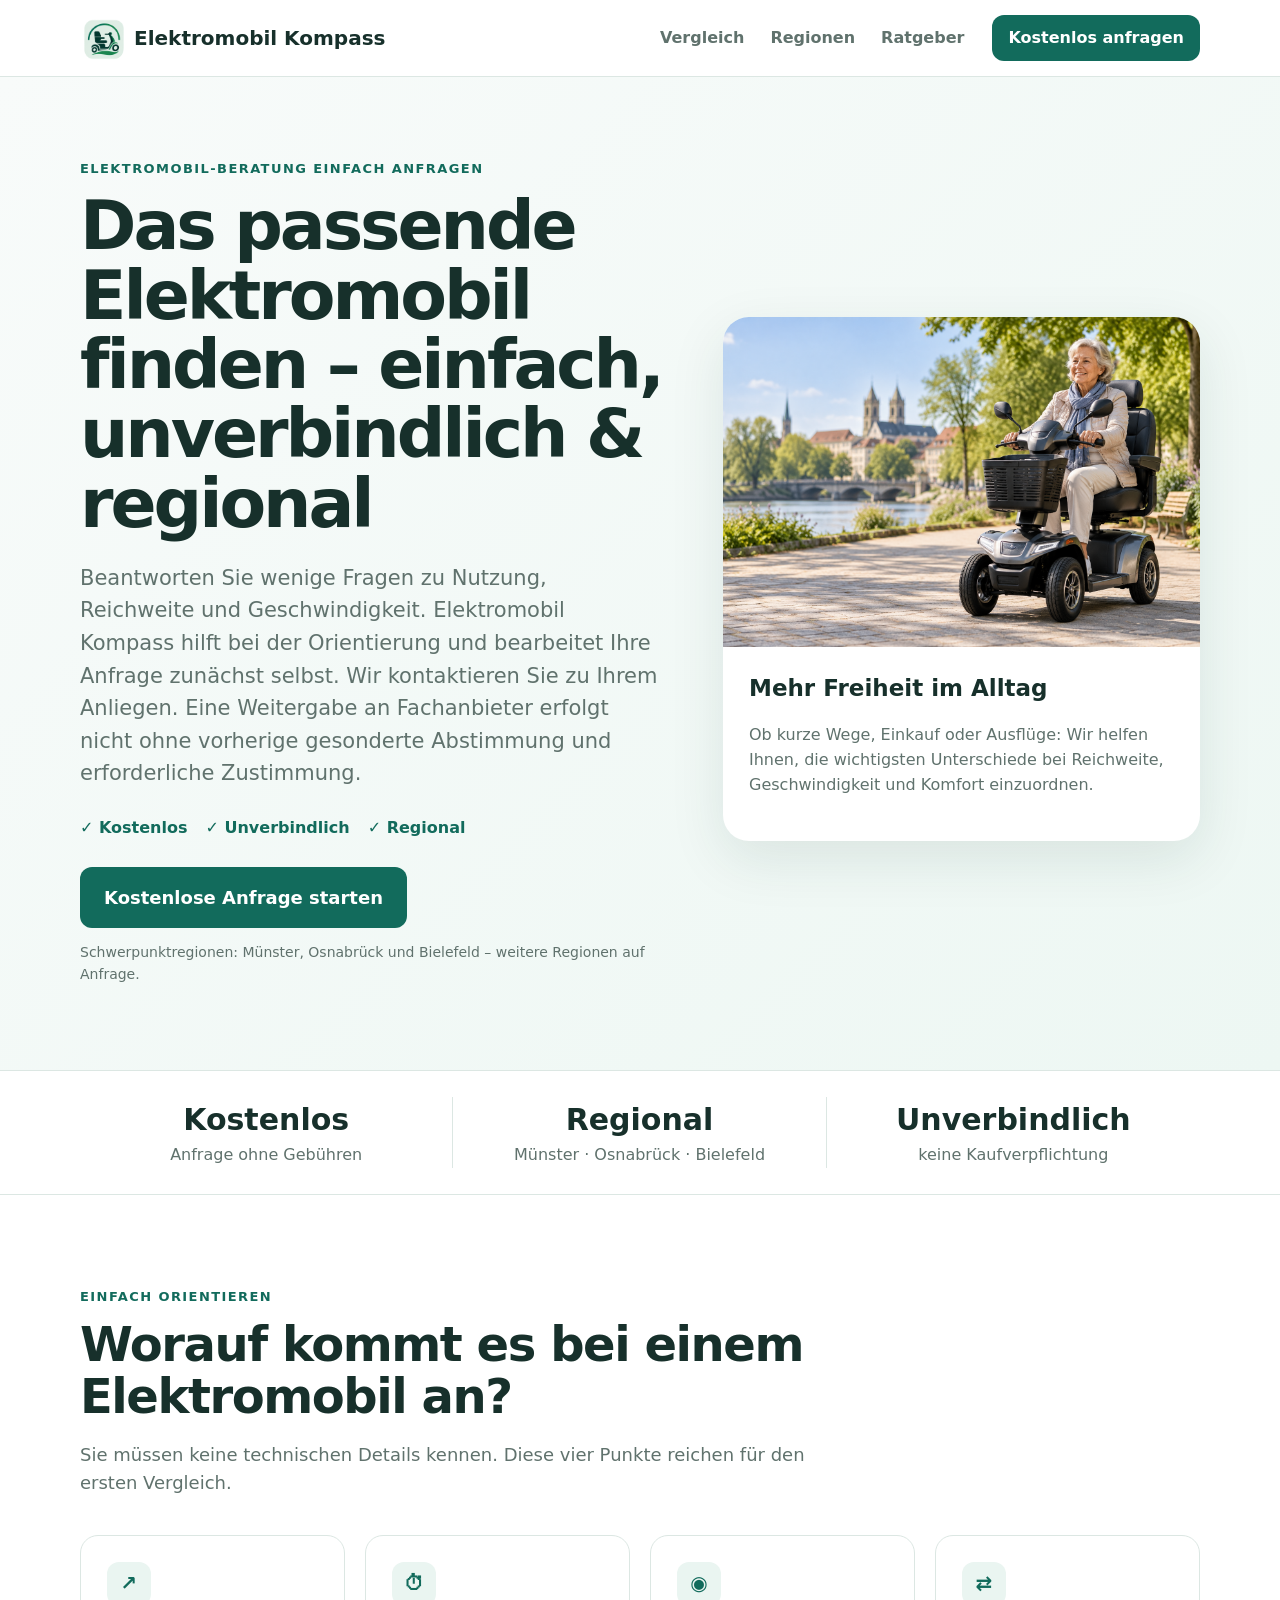
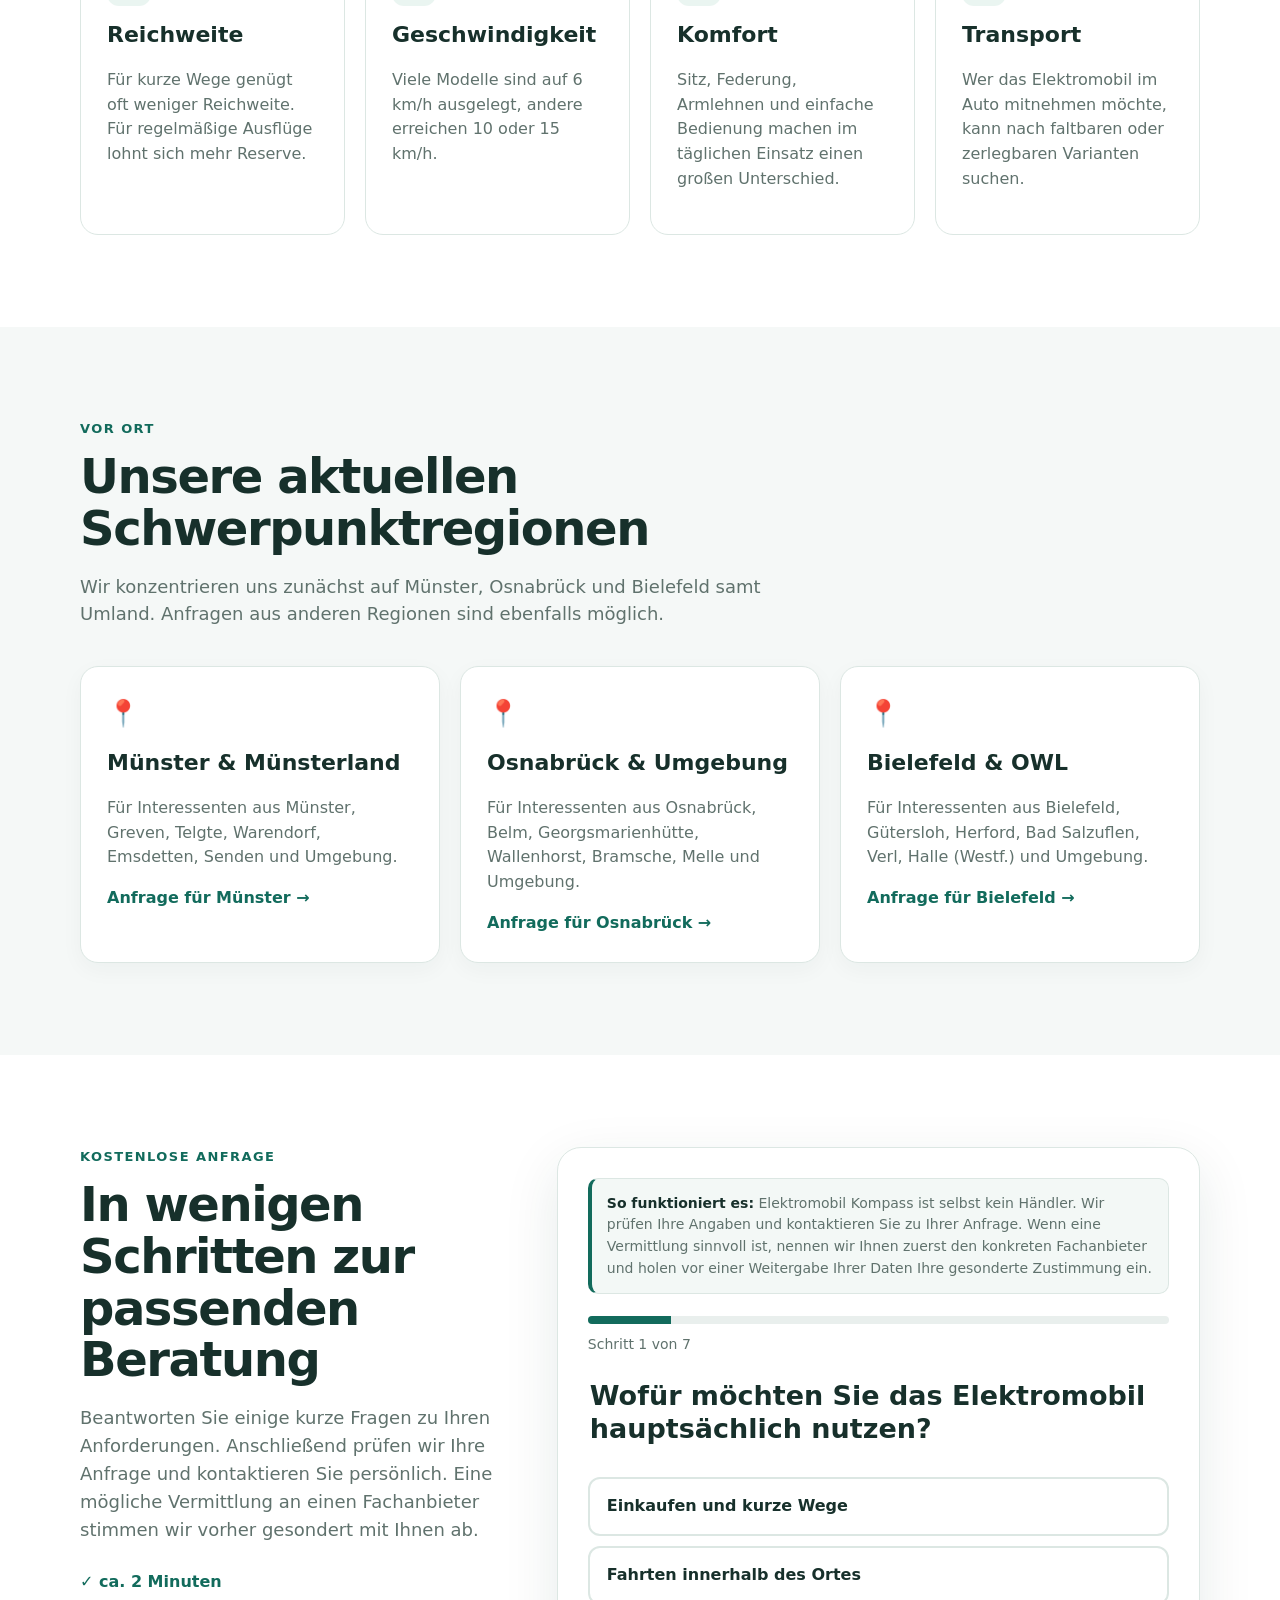
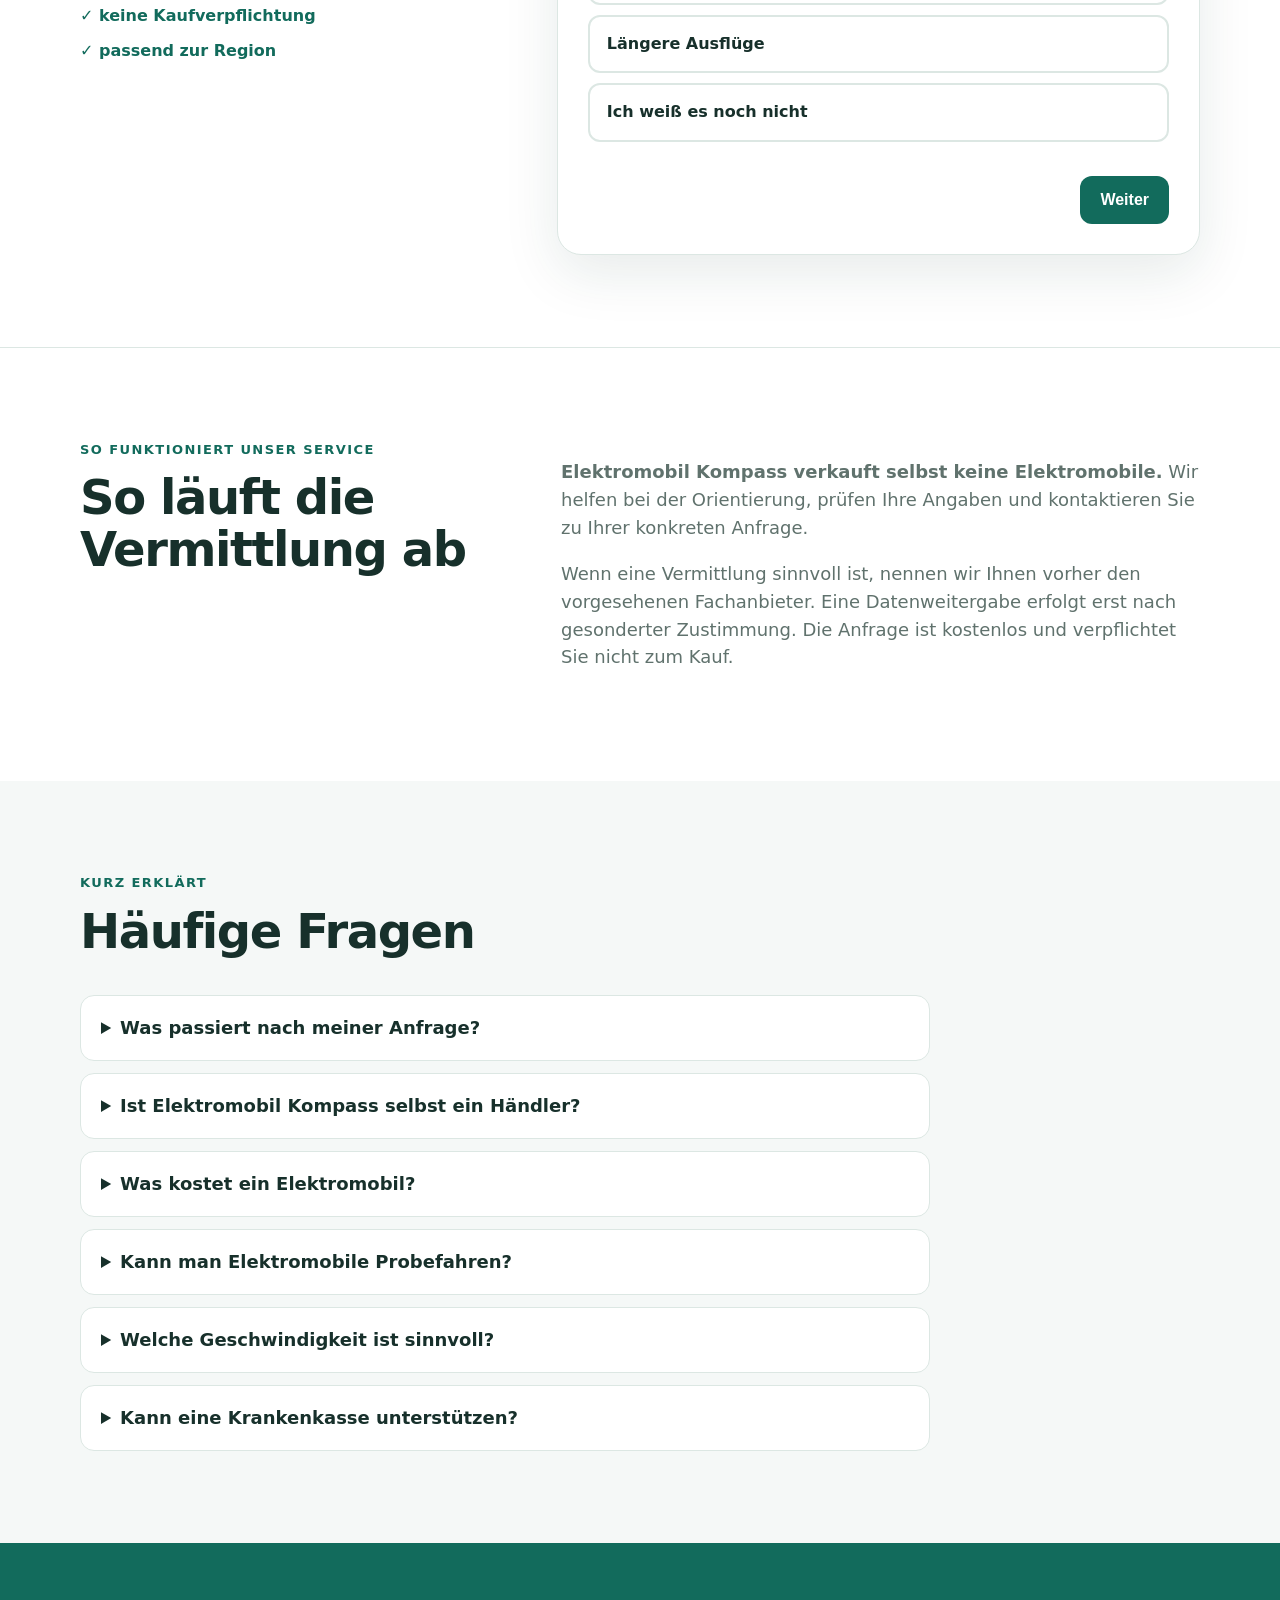
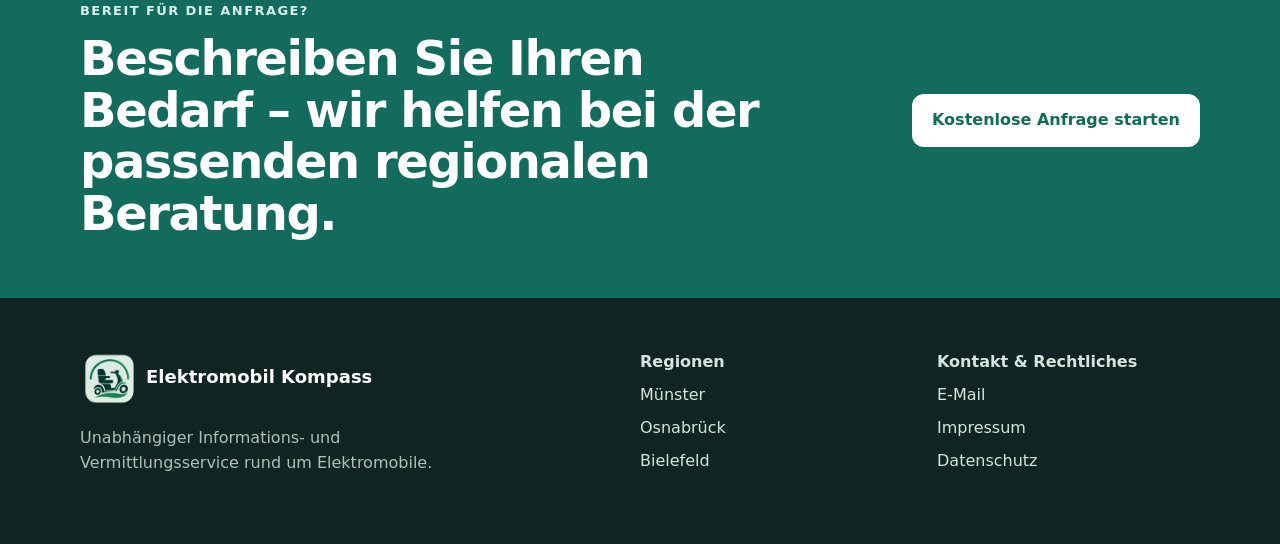
<file: index.html>
<!doctype html>
<html lang="de">
<head>
  <meta charset="utf-8">
  <meta name="viewport" content="width=device-width, initial-scale=1">
  <title>Elektromobil Kompass | Elektromobil-Beratung regional anfragen</title>
  <meta name="description" content="Elektromobil-Beratung in Münster, Osnabrück, Bielefeld und Umgebung: Bedarf angeben, Orientierung erhalten und unverbindlich einen passenden Fachanbieter anfragen.">
  <link rel="canonical" href="https://elektromobil-kompass.de/">
  <meta property="og:title" content="Elektromobil Kompass – regional zur passenden Beratung">
  <meta property="og:description" content="Kostenlos und unverbindlich: Elektromobil-Anforderungen angeben und eine passende regionale Beratung anfragen.">
  <meta property="og:image" content="https://elektromobil-kompass.de/elektromobil-kompass-hero.png">
  <link rel="icon" href="favicon-32.png" sizes="32x32" type="image/png">
  <link rel="apple-touch-icon" href="apple-touch-icon.png">
  <link rel="stylesheet" href="style.css">
</head>
<body>
<header class="topbar">
  <div class="wrap nav">
    <a class="brand" href="#start" aria-label="Elektromobil Kompass Startseite">
      <img class="brand-logo" src="logo-elektromobil-kompass.png" alt="" aria-hidden="true">
      <span>Elektromobil Kompass</span>
    </a>
    <nav>
      <a href="#vergleich">Vergleich</a>
      <a href="#regionen">Regionen</a>
      <a href="#wissen">Ratgeber</a>
    </nav>
    <a class="btn btn-small" href="#anfrage">Kostenlos anfragen</a>
  </div>
</header>

<main id="start">
  <section class="hero">
    <div class="wrap hero-grid">
      <div>
        <div class="eyebrow">Elektromobil-Beratung einfach anfragen</div>
        <h1>Das passende Elektromobil finden – einfach, unverbindlich & regional</h1>
        <p class="lead">Beantworten Sie wenige Fragen zu Nutzung, Reichweite und Geschwindigkeit. Elektromobil Kompass hilft bei der Orientierung und bearbeitet Ihre Anfrage zunächst selbst. Wir kontaktieren Sie zu Ihrem Anliegen. Eine Weitergabe an Fachanbieter erfolgt nicht ohne vorherige gesonderte Abstimmung und erforderliche Zustimmung.</p>
        <div class="trust-row">
          <span>✓ Kostenlos</span><span>✓ Unverbindlich</span><span>✓ Regional</span>
        </div>
        <a class="btn btn-large" href="#anfrage">Kostenlose Anfrage starten</a>
        <p class="micro">Schwerpunktregionen: Münster, Osnabrück und Bielefeld – weitere Regionen auf Anfrage.</p>
      </div>
      <div class="hero-card" aria-label="Elektromobil im Alltag">
        <img class="hero-photo" src="elektromobil-kompass-hero.png" alt="Person unterwegs mit einem modernen vierrädrigen Elektromobil">
        <div class="hero-card-content">
          <strong>Mehr Freiheit im Alltag</strong>
          <p>Ob kurze Wege, Einkauf oder Ausflüge: Wir helfen Ihnen, die wichtigsten Unterschiede bei Reichweite, Geschwindigkeit und Komfort einzuordnen.</p>
        </div>
      </div>
    </div>
  </section>

  <section class="proof">
    <div class="wrap stats">
      <div><strong>Kostenlos</strong><span>Anfrage ohne Gebühren</span></div>
      <div><strong>Regional</strong><span>Münster · Osnabrück · Bielefeld</span></div>
      <div><strong>Unverbindlich</strong><span>keine Kaufverpflichtung</span></div>
    </div>
  </section>

  <section class="section" id="vergleich">
    <div class="wrap">
      <div class="section-head">
        <div class="eyebrow">Einfach orientieren</div>
        <h2>Worauf kommt es bei einem Elektromobil an?</h2>
        <p>Sie müssen keine technischen Details kennen. Diese vier Punkte reichen für den ersten Vergleich.</p>
      </div>
      <div class="cards four">
        <article class="card"><span class="icon">↗</span><h3>Reichweite</h3><p>Für kurze Wege genügt oft weniger Reichweite. Für regelmäßige Ausflüge lohnt sich mehr Reserve.</p></article>
        <article class="card"><span class="icon">⏱</span><h3>Geschwindigkeit</h3><p>Viele Modelle sind auf 6 km/h ausgelegt, andere erreichen 10 oder 15 km/h.</p></article>
        <article class="card"><span class="icon">◉</span><h3>Komfort</h3><p>Sitz, Federung, Armlehnen und einfache Bedienung machen im täglichen Einsatz einen großen Unterschied.</p></article>
        <article class="card"><span class="icon">⇄</span><h3>Transport</h3><p>Wer das Elektromobil im Auto mitnehmen möchte, kann nach faltbaren oder zerlegbaren Varianten suchen.</p></article>
      </div>
    </div>
  </section>

  <section class="section alt" id="regionen">
    <div class="wrap">
      <div class="section-head">
        <div class="eyebrow">Vor Ort</div>
        <h2>Unsere aktuellen Schwerpunktregionen</h2>
        <p>Wir konzentrieren uns zunächst auf Münster, Osnabrück und Bielefeld samt Umland. Anfragen aus anderen Regionen sind ebenfalls möglich.</p>
      </div>
      <div class="cards three">
        <article class="region-card">
          <div class="pin">📍</div><h3>Münster & Münsterland</h3>
          <p>Für Interessenten aus Münster, Greven, Telgte, Warendorf, Emsdetten, Senden und Umgebung.</p>
          <a href="#anfrage" data-region="Münster">Anfrage für Münster →</a>
        </article>
        <article class="region-card">
          <div class="pin">📍</div><h3>Osnabrück & Umgebung</h3>
          <p>Für Interessenten aus Osnabrück, Belm, Georgsmarienhütte, Wallenhorst, Bramsche, Melle und Umgebung.</p>
          <a href="#anfrage" data-region="Osnabrück">Anfrage für Osnabrück →</a>
        </article>
        <article class="region-card">
          <div class="pin">📍</div><h3>Bielefeld & OWL</h3>
          <p>Für Interessenten aus Bielefeld, Gütersloh, Herford, Bad Salzuflen, Verl, Halle (Westf.) und Umgebung.</p>
          <a href="#anfrage" data-region="Bielefeld">Anfrage für Bielefeld →</a>
        </article>
      </div>
    </div>
  </section>

  <section class="section" id="anfrage">
    <div class="wrap funnel-wrap">
      <div class="funnel-copy">
        <div class="eyebrow">Kostenlose Anfrage</div>
        <h2>In wenigen Schritten zur passenden Beratung</h2>
        <p>Beantworten Sie einige kurze Fragen zu Ihren Anforderungen. Anschließend prüfen wir Ihre Anfrage und kontaktieren Sie persönlich. Eine mögliche Vermittlung an einen Fachanbieter stimmen wir vorher gesondert mit Ihnen ab.</p>
        <div class="mini-benefits">
          <span>✓ ca. 2 Minuten</span>
          <span>✓ keine Kaufverpflichtung</span>
          <span>✓ passend zur Region</span>
        </div>
      </div>

      <form id="leadForm" class="funnel" action="https://submit-form.com/qqPfCL94t" method="post">
        <input type="hidden" name="quelle" value="elektromobil-kompass.de">
        <input type="hidden" name="einwilligung_version" value="2026-10-28-v5-direktkontakt">
        <input type="hidden" id="einwilligung_zeitpunkt" name="einwilligung_zeitpunkt" value="">
        <div class="service-note"><strong>So funktioniert es:</strong> Elektromobil Kompass ist selbst kein Händler. Wir prüfen Ihre Angaben und kontaktieren Sie zu Ihrer Anfrage. Wenn eine Vermittlung sinnvoll ist, nennen wir Ihnen zuerst den konkreten Fachanbieter und holen vor einer Weitergabe Ihrer Daten Ihre gesonderte Zustimmung ein.</div>
        <div class="progress"><div id="progressBar"></div></div>
        <div class="step-label">Schritt <span id="stepNow">1</span> von <span id="stepTotal">7</span></div>

        <fieldset class="step active">
          <legend>Wofür möchten Sie das Elektromobil hauptsächlich nutzen?</legend>
          <label class="choice"><input type="radio" name="nutzung" value="Einkaufen und kurze Wege" required><span>Einkaufen und kurze Wege</span></label>
          <label class="choice"><input type="radio" name="nutzung" value="Fahrten im Ort"><span>Fahrten innerhalb des Ortes</span></label>
          <label class="choice"><input type="radio" name="nutzung" value="Längere Ausflüge"><span>Längere Ausflüge</span></label>
          <label class="choice"><input type="radio" name="nutzung" value="Noch unsicher"><span>Ich weiß es noch nicht</span></label>
        </fieldset>

        <fieldset class="step">
          <legend>Welche Geschwindigkeit wünschen Sie?</legend>
          <label class="choice"><input type="radio" name="geschwindigkeit" value="6 km/h" required><span>Bis 6 km/h</span></label>
          <label class="choice"><input type="radio" name="geschwindigkeit" value="10 km/h"><span>Bis 10 km/h</span></label>
          <label class="choice"><input type="radio" name="geschwindigkeit" value="15 km/h"><span>Bis 15 km/h</span></label>
          <label class="choice"><input type="radio" name="geschwindigkeit" value="Beratung"><span>Ich benötige Beratung</span></label>
        </fieldset>

        <fieldset class="step">
          <legend>Welche Reichweite ist für Sie interessant?</legend>
          <label class="choice"><input type="radio" name="reichweite" value="Bis 15 km" required><span>Bis etwa 15 km</span></label>
          <label class="choice"><input type="radio" name="reichweite" value="15-30 km"><span>Etwa 15–30 km</span></label>
          <label class="choice"><input type="radio" name="reichweite" value="Über 30 km"><span>Mehr als 30 km</span></label>
          <label class="choice"><input type="radio" name="reichweite" value="Unsicher"><span>Ich weiß es noch nicht</span></label>
        </fieldset>

        <fieldset class="step">
          <legend>Soll das Elektromobil im Auto transportierbar sein?</legend>
          <label class="choice"><input type="radio" name="transport" value="Ja" required><span>Ja, möglichst faltbar/zerlegbar</span></label>
          <label class="choice"><input type="radio" name="transport" value="Nein"><span>Nein, nicht wichtig</span></label>
          <label class="choice"><input type="radio" name="transport" value="Unsicher"><span>Ich benötige Beratung</span></label>
        </fieldset>

        <fieldset class="step">
          <legend>Wann möchten Sie ungefähr ein Elektromobil anschaffen?</legend>
          <label class="choice"><input type="radio" name="zeitpunkt" value="Sofort" required><span>So schnell wie möglich</span></label>
          <label class="choice"><input type="radio" name="zeitpunkt" value="1-3 Monate"><span>In den nächsten 1–3 Monaten</span></label>
          <label class="choice"><input type="radio" name="zeitpunkt" value="Später"><span>Später / erst informieren</span></label>
        </fieldset>

        <fieldset class="step">
          <legend>Wo suchen Sie?</legend>
          <label for="plz">Postleitzahl</label>
          <input class="text-input" id="plz" name="plz" inputmode="numeric" pattern="[0-9]{5}" maxlength="5" placeholder="z. B. 48143" required>
          <label for="region">Region</label>
          <select class="text-input" id="region" name="region" required>
            <option value="">Bitte auswählen</option>
            <option>Münster / Münsterland</option>
            <option>Osnabrück / Umgebung</option>
            <option>Bielefeld / OWL</option>
            <option>Andere Region</option>
          </select>
        </fieldset>

        <fieldset class="step">
          <legend>Wie dürfen wir Sie erreichen?</legend>
          <div class="grid2">
            <div><label for="vorname">Vorname</label><input class="text-input" id="vorname" name="vorname" autocomplete="given-name" required></div>
            <div><label for="nachname">Nachname</label><input class="text-input" id="nachname" name="nachname" autocomplete="family-name" required></div>
          </div>
          <label for="telefon">Telefonnummer</label>
          <input class="text-input" id="telefon" name="telefon" type="tel" autocomplete="tel" required>
          <p class="field-hint">Die Telefonnummer wird für die Kontaktaufnahme zu Ihrer konkreten Anfrage benötigt.</p>
          <label for="erreichbarkeit">Wann können wir Sie am besten erreichen?</label>
          <select class="text-input" id="erreichbarkeit" name="erreichbarkeit" required>
            <option value="">Bitte auswählen</option>
            <option value="Vormittags">Vormittags</option>
            <option value="Nachmittags">Nachmittags</option>
          </select>
          <p class="field-hint">Die Auswahl ist ein Wunschzeitraum und keine feste Terminvereinbarung.</p>
          <label for="email">E-Mail (optional)</label>
          <input class="text-input" id="email" name="email" type="email" autocomplete="email">

          <label class="consent">
            <input type="checkbox" name="kontakt_einwilligung" value="erteilt" required>
            <span>Ich willige ein, dass <strong>Elektromobil Kompass</strong> meine Angaben zur Bearbeitung meiner konkreten Elektromobil-Anfrage verarbeitet und mich dazu telefonisch sowie – falls angegeben – per E-Mail kontaktieren darf. Meine Angaben werden aufgrund dieser Einwilligung <strong>nicht an Fachanbieter weitergegeben</strong>. Vor einer möglichen Weitergabe werde ich über den konkreten Empfänger informiert und gesondert um Zustimmung gebeten. Ich kann meine Einwilligung jederzeit mit Wirkung für die Zukunft widerrufen. Weitere Informationen stehen in der <a href="datenschutz.html" target="_blank" rel="noopener">Datenschutzerklärung</a>.</span></label>
          <p class="legal-note"><strong>Datenschutz:</strong> Ihre Anfrage geht zunächst ausschließlich an Elektromobil Kompass. Keine automatische Weitergabe an Fachanbieter.</p>
        </fieldset>

        <div class="funnel-actions">
          <button type="button" class="btn btn-ghost" id="prevBtn">Zurück</button>
          <button type="button" class="btn" id="nextBtn">Weiter</button>
          <button type="submit" class="btn" id="submitBtn">Unverbindliche Anfrage senden</button>
        </div>
        <div id="formMessage" class="form-message" role="status" aria-live="polite" hidden></div>
      </form>
    </div>
  </section>

  <section class="section about">
  <div class="wrap about-grid">
    <div>
      <div class="eyebrow">So funktioniert unser Service</div>
      <h2>So läuft die Vermittlung ab</h2>
    </div>
    <div class="about-text"><p><strong>Elektromobil Kompass verkauft selbst keine Elektromobile.</strong> Wir helfen bei der Orientierung, prüfen Ihre Angaben und kontaktieren Sie zu Ihrer konkreten Anfrage.</p><p>Wenn eine Vermittlung sinnvoll ist, nennen wir Ihnen vorher den vorgesehenen Fachanbieter. Eine Datenweitergabe erfolgt erst nach gesonderter Zustimmung. Die Anfrage ist kostenlos und verpflichtet Sie nicht zum Kauf.</p></div></div>
</section>

<section class="section alt" id="wissen">
    <div class="wrap">
      <div class="section-head">
        <div class="eyebrow">Kurz erklärt</div>
        <h2>Häufige Fragen</h2>
      </div>
      <div class="faq">
        <details><summary>Was passiert nach meiner Anfrage?</summary><p>Elektromobil Kompass prüft Ihre Angaben und kontaktiert Sie zu Ihrer Anfrage. Wenn eine Vermittlung infrage kommt, nennen wir Ihnen den konkreten Fachanbieter und holen vor einer Datenweitergabe eine gesonderte Zustimmung ein.</p></details>
        <details><summary>Ist Elektromobil Kompass selbst ein Händler?</summary><p>Nein. Elektromobil Kompass ist ein Informations- und Vermittlungsservice und verkauft selbst keine Elektromobile.</p></details>
        <details><summary>Was kostet ein Elektromobil?</summary><p>Der Preis hängt stark von Größe, Ausstattung, Reichweite und Geschwindigkeit ab. Deshalb ist ein Vergleich sinnvoll, bevor Sie sich auf ein bestimmtes Modell festlegen.</p></details>
        <details><summary>Kann man Elektromobile Probefahren?</summary><p>Viele Fachanbieter ermöglichen Probefahrten oder Vorführungen. Geben Sie diesen Wunsch am besten direkt bei Ihrer Anfrage an.</p></details>
        <details><summary>Welche Geschwindigkeit ist sinnvoll?</summary><p>Das hängt vor allem von Ihren üblichen Wegen und Ihrem Sicherheitsgefühl ab. Für den Einstieg ist es sinnvoll, nicht nur auf Geschwindigkeit, sondern auch auf Wendigkeit, Bremsverhalten und Komfort zu achten.</p></details>
        <details><summary>Kann eine Krankenkasse unterstützen?</summary><p>Ob und in welcher Form eine Versorgung oder Kostenübernahme möglich ist, hängt vom individuellen Fall, der medizinischen Notwendigkeit und dem jeweiligen Leistungsträger ab. Lassen Sie dies im konkreten Fall prüfen.</p></details>
      </div>
    </div>
  </section>

  <section class="cta">
    <div class="wrap cta-inner">
      <div><div class="eyebrow light">Bereit für die Anfrage?</div><h2>Beschreiben Sie Ihren Bedarf – wir helfen bei der passenden regionalen Beratung.</h2></div>
      <a class="btn btn-white" href="#anfrage">Kostenlose Anfrage starten</a>
    </div>
  </section>
</main>

<footer>
  <div class="wrap footer-grid">
    <div class="footer-brand"><a class="footer-brand-link" href="#start" aria-label="Elektromobil Kompass Startseite"><img class="footer-logo" src="logo-elektromobil-kompass.png" alt=""><strong>Elektromobil Kompass</strong></a><p>Unabhängiger Informations- und Vermittlungsservice rund um Elektromobile.</p></div>
    <div><strong>Regionen</strong><a href="muenster.html">Münster</a><a href="osnabrueck.html">Osnabrück</a><a href="bielefeld.html">Bielefeld</a></div>
    <div><strong>Kontakt & Rechtliches</strong><a href="mailto:info@elektromobil-kompass.de">E-Mail</a><a href="impressum.html">Impressum</a><a href="datenschutz.html">Datenschutz</a></div>
  </div>
</footer>
<script src="script.js"></script>
</body>
</html>
</file>
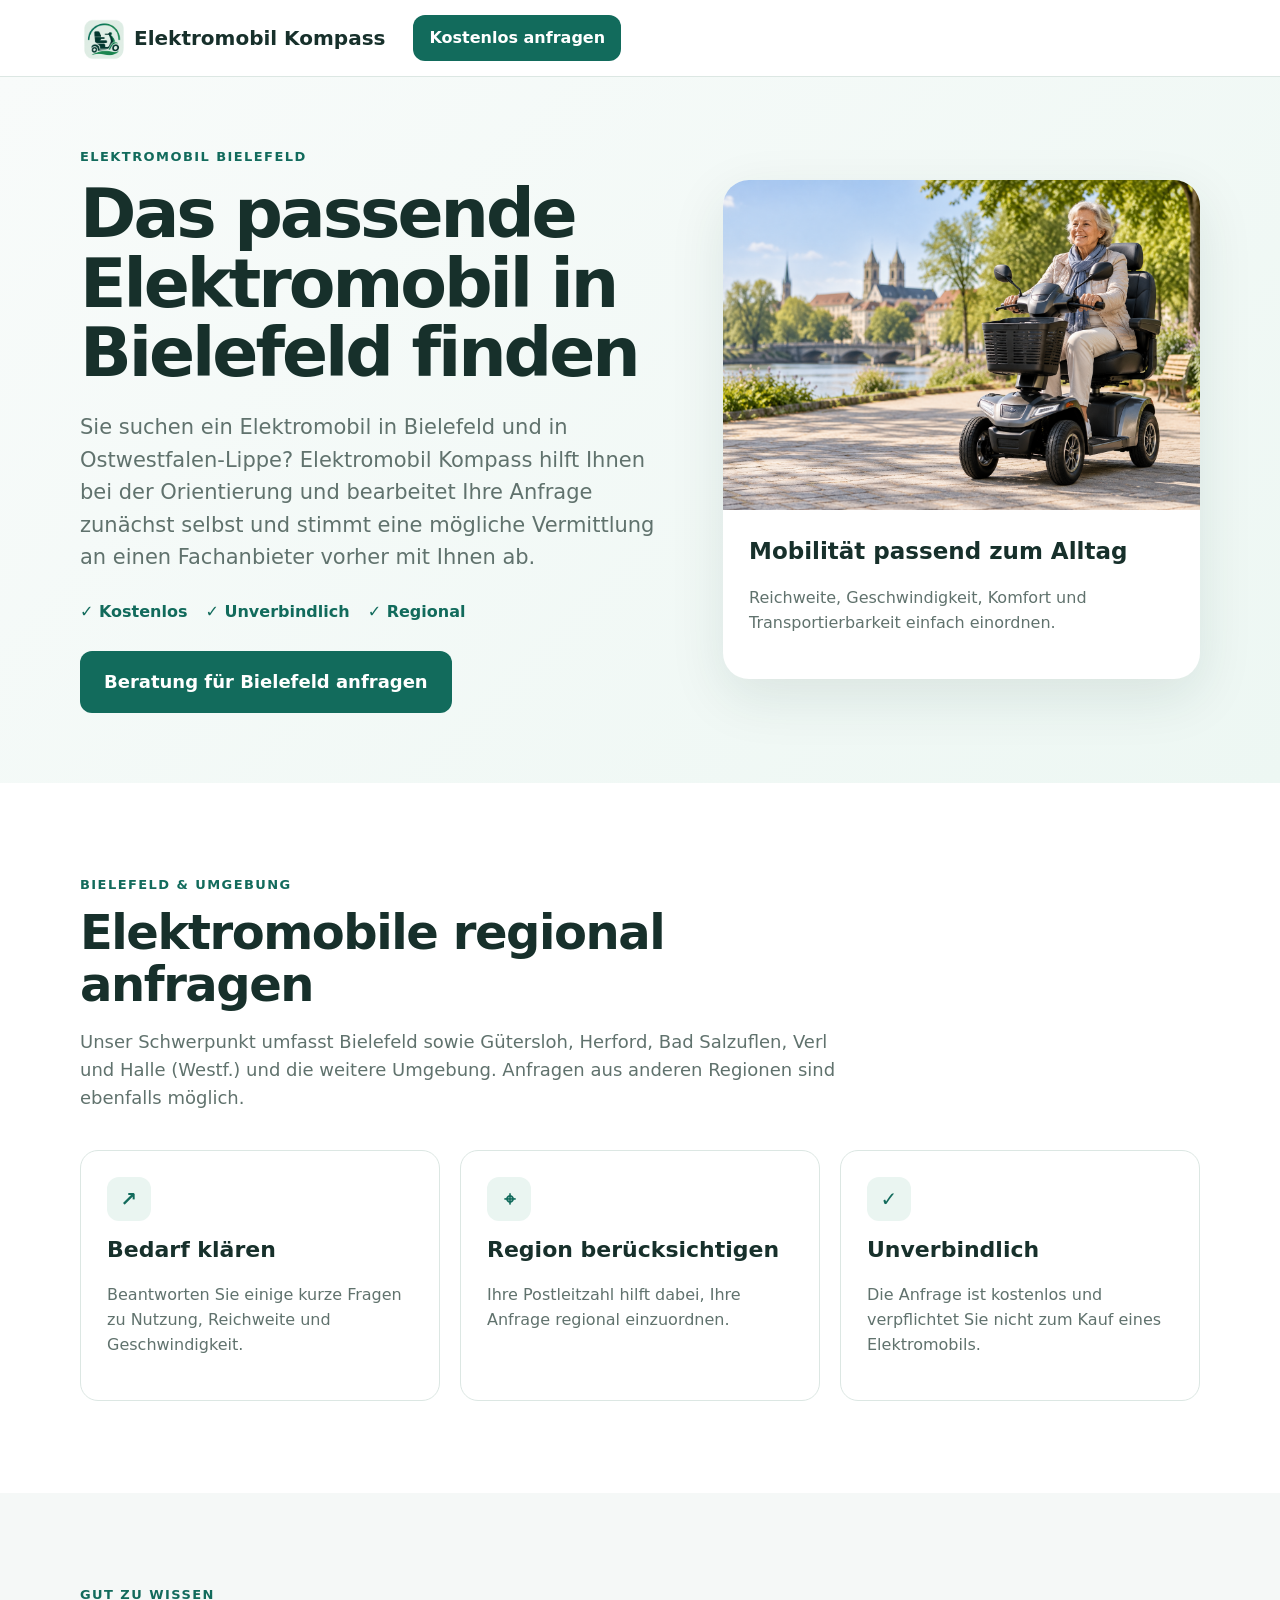
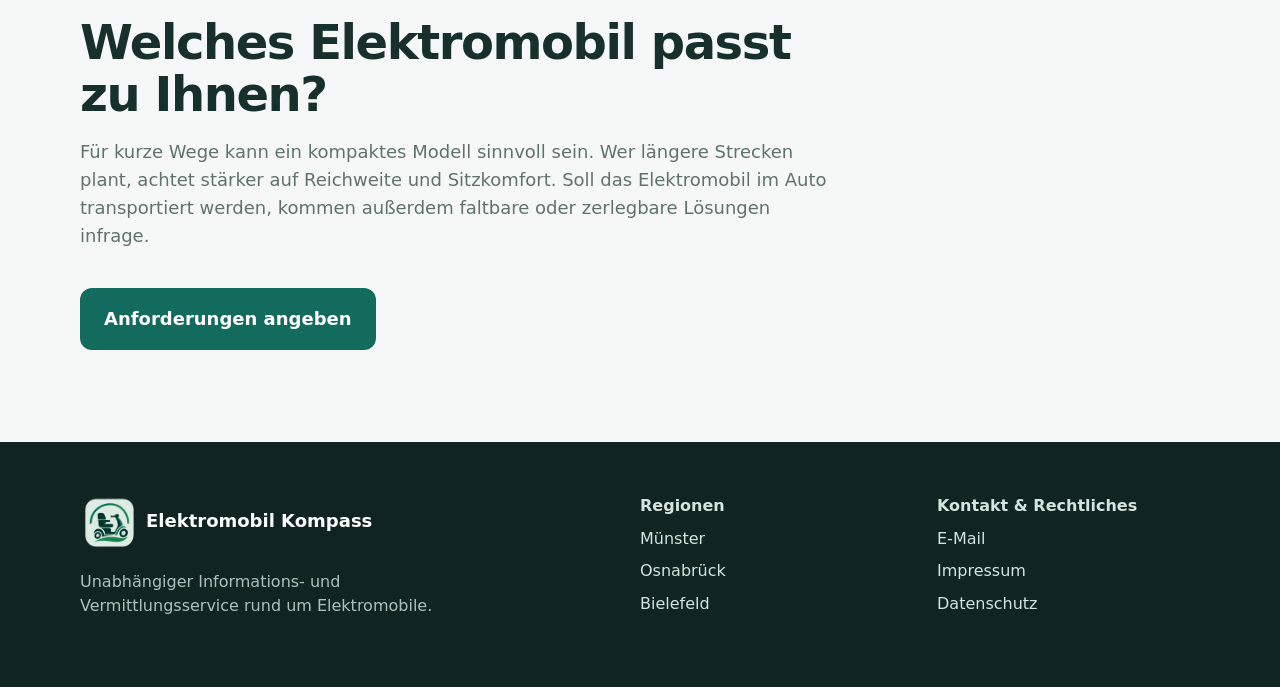
<file: bielefeld.html>
<!doctype html>
<html lang="de"><head>
<meta charset="utf-8"><meta name="viewport" content="width=device-width,initial-scale=1">
<title>Elektromobil Bielefeld | Elektromobil Kompass</title>
<meta name="description" content="Elektromobil-Beratung in Bielefeld und OWL anfragen.">
<link rel="stylesheet" href="style.css">
<link rel="canonical" href="https://elektromobil-kompass.de/bielefeld.html">
<link rel="icon" href="favicon-32.png" sizes="32x32" type="image/png">
  <link rel="apple-touch-icon" href="apple-touch-icon.png">
<meta property="og:title" content="Elektromobil Bielefeld | Elektromobil Kompass">
<meta property="og:image" content="https://elektromobil-kompass.de/elektromobil-kompass-hero.png">
</head><body>
<header class="topbar"><div class="wrap nav">
<a class="brand" href="index.html"><img class="brand-logo" src="logo-elektromobil-kompass.png" alt="" aria-hidden="true"><span>Elektromobil Kompass</span></a>
<a class="btn btn-small" href="index.html#anfrage">Kostenlos anfragen</a>
</div></header>
<main>
<section class="hero region-hero"><div class="wrap hero-grid">
<div><div class="eyebrow">Elektromobil Bielefeld</div>
<h1>Das passende Elektromobil in Bielefeld finden</h1>
<p class="lead">Sie suchen ein Elektromobil in Bielefeld und in Ostwestfalen-Lippe? Elektromobil Kompass hilft Ihnen bei der Orientierung und bearbeitet Ihre Anfrage zunächst selbst und stimmt eine mögliche Vermittlung an einen Fachanbieter vorher mit Ihnen ab.</p>
<div class="trust-row"><span>✓ Kostenlos</span><span>✓ Unverbindlich</span><span>✓ Regional</span></div>
<a class="btn btn-large" href="index.html#anfrage">Beratung für Bielefeld anfragen</a>
</div>
<div class="hero-card"><img class="hero-photo" src="elektromobil-kompass-hero.png" alt="Modernes Elektromobil im Alltag"><div class="hero-card-content"><strong>Mobilität passend zum Alltag</strong><p>Reichweite, Geschwindigkeit, Komfort und Transportierbarkeit einfach einordnen.</p></div></div>
</div></section>
<section class="section"><div class="wrap"><div class="section-head">
<div class="eyebrow">Bielefeld & Umgebung</div><h2>Elektromobile regional anfragen</h2>
<p>Unser Schwerpunkt umfasst Bielefeld sowie Gütersloh, Herford, Bad Salzuflen, Verl und Halle (Westf.) und die weitere Umgebung. Anfragen aus anderen Regionen sind ebenfalls möglich.</p>
</div><div class="cards three">
<article class="card"><span class="icon">↗</span><h3>Bedarf klären</h3><p>Beantworten Sie einige kurze Fragen zu Nutzung, Reichweite und Geschwindigkeit.</p></article>
<article class="card"><span class="icon">⌖</span><h3>Region berücksichtigen</h3><p>Ihre Postleitzahl hilft dabei, Ihre Anfrage regional einzuordnen.</p></article>
<article class="card"><span class="icon">✓</span><h3>Unverbindlich</h3><p>Die Anfrage ist kostenlos und verpflichtet Sie nicht zum Kauf eines Elektromobils.</p></article>
</div></div></section>
<section class="section alt"><div class="wrap"><div class="section-head">
<div class="eyebrow">Gut zu wissen</div><h2>Welches Elektromobil passt zu Ihnen?</h2>
<p>Für kurze Wege kann ein kompaktes Modell sinnvoll sein. Wer längere Strecken plant, achtet stärker auf Reichweite und Sitzkomfort. Soll das Elektromobil im Auto transportiert werden, kommen außerdem faltbare oder zerlegbare Lösungen infrage.</p>
</div><a class="btn btn-large" href="index.html#anfrage">Anforderungen angeben</a></div></section>
</main>
<footer><div class="wrap footer-grid"><div class="footer-brand"><a class="footer-brand-link" href="index.html" aria-label="Elektromobil Kompass Startseite"><img class="footer-logo" src="logo-elektromobil-kompass.png" alt=""><strong>Elektromobil Kompass</strong></a><p>Unabhängiger Informations- und Vermittlungsservice rund um Elektromobile.</p></div><div><strong>Regionen</strong><a href="muenster.html">Münster</a><a href="osnabrueck.html">Osnabrück</a><a href="bielefeld.html">Bielefeld</a></div><div><strong>Kontakt & Rechtliches</strong><a href="mailto:info@elektromobil-kompass.de">E-Mail</a><a href="impressum.html">Impressum</a><a href="datenschutz.html">Datenschutz</a></div></div></footer>
</body></html>
</file>
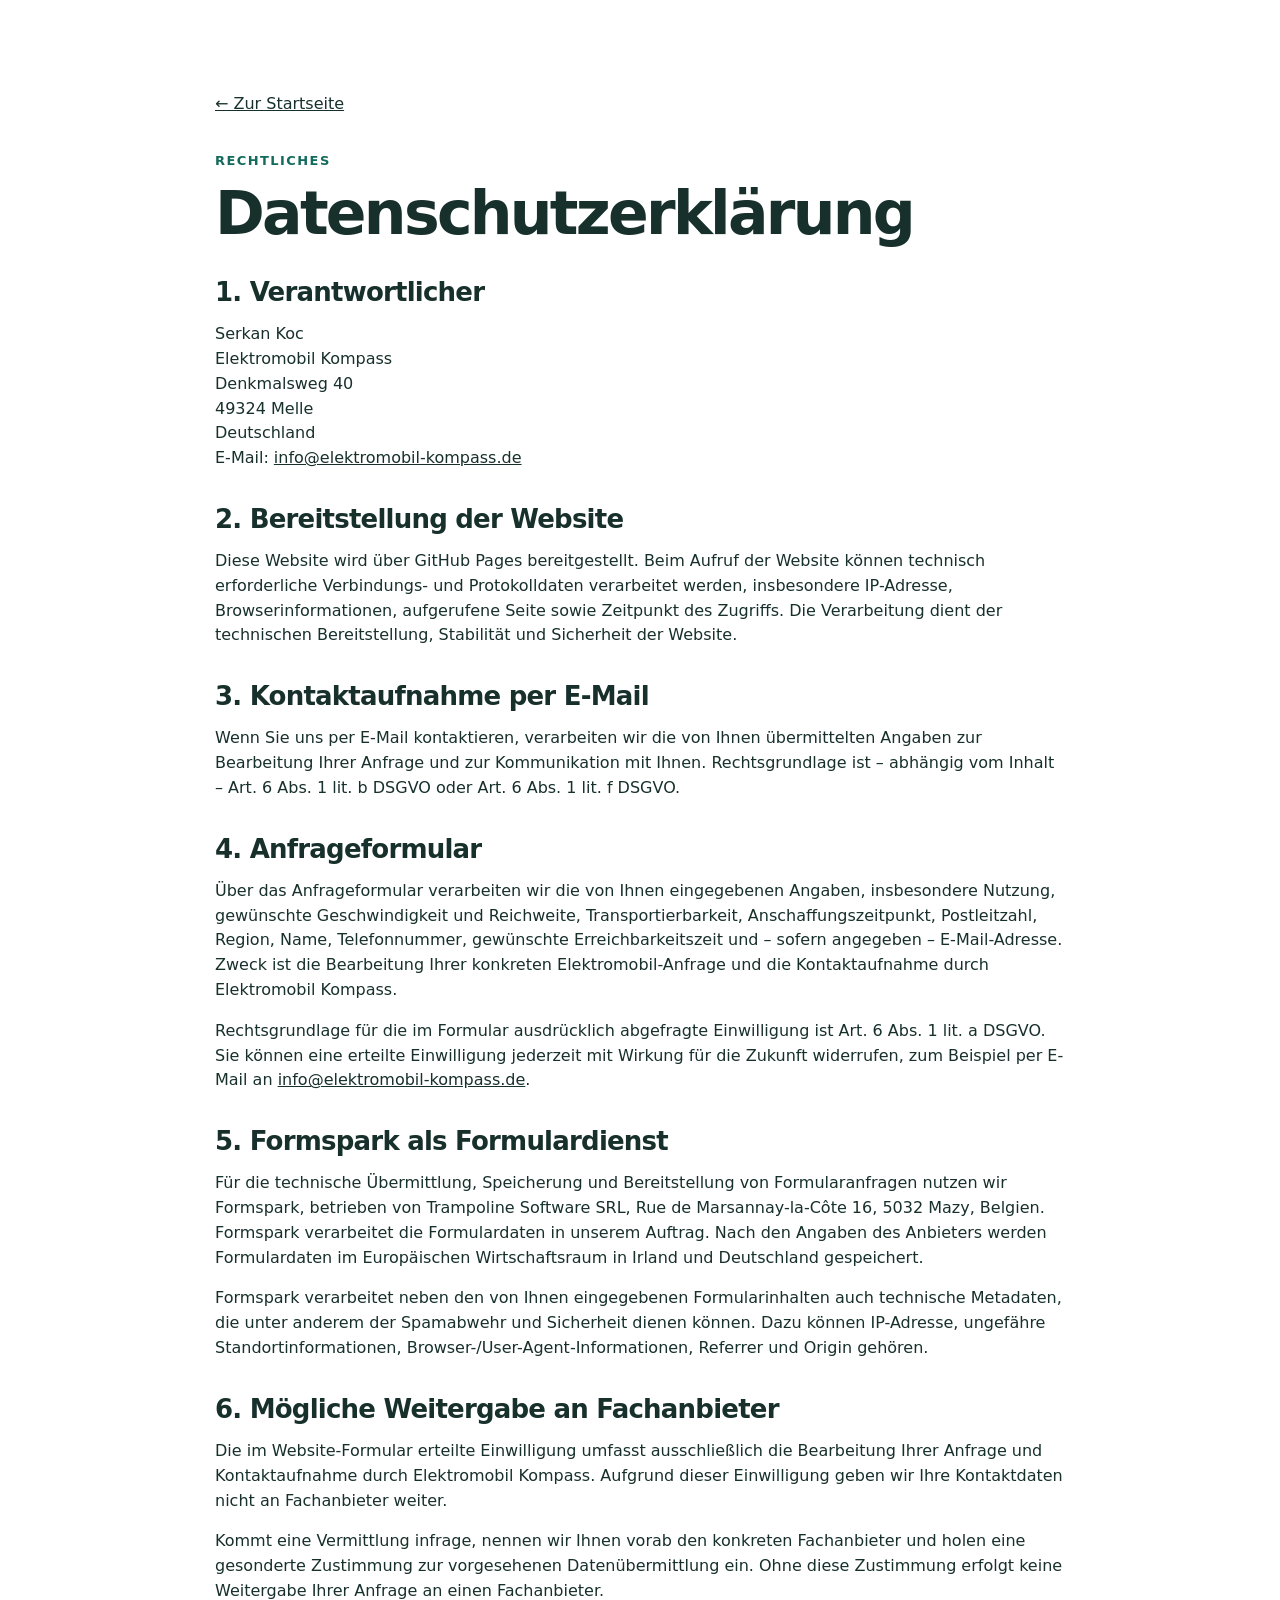
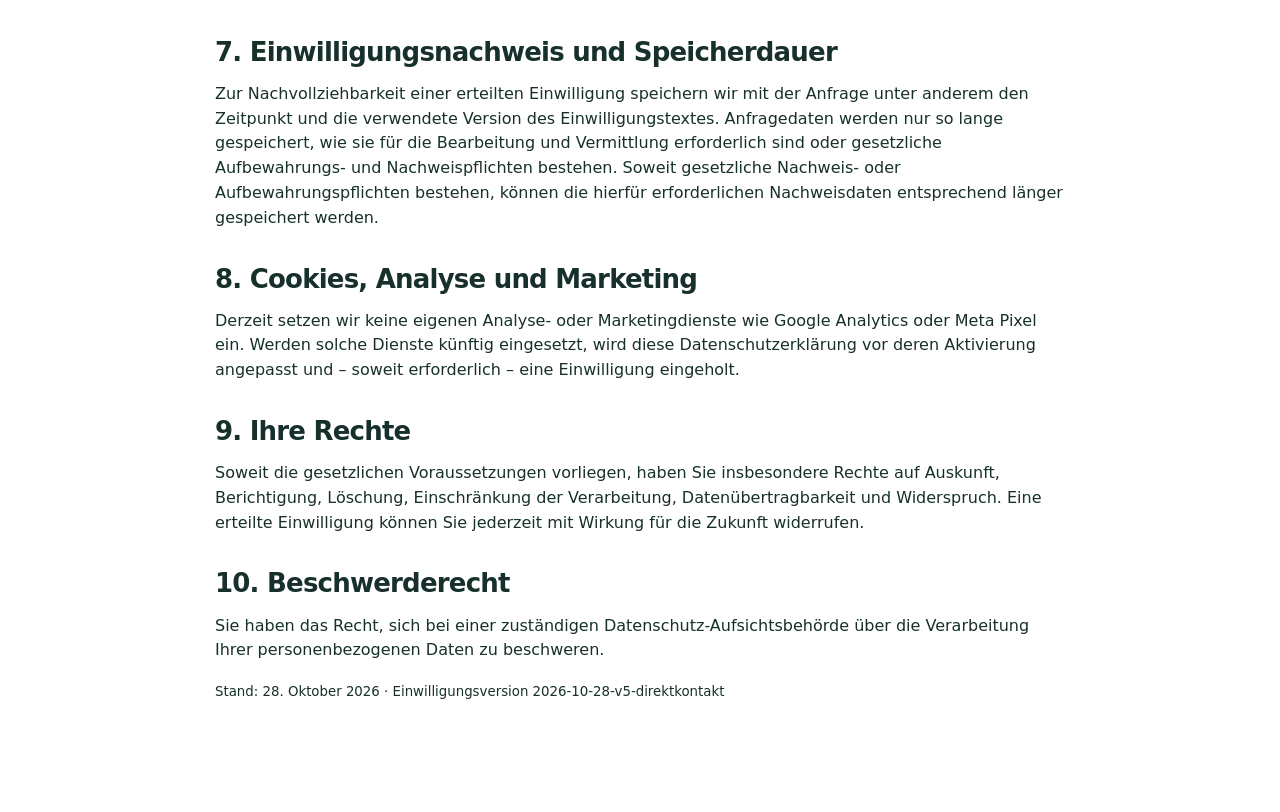
<file: datenschutz.html>
<!doctype html>
<html lang="de">
<head>
<meta charset="utf-8"><meta name="viewport" content="width=device-width,initial-scale=1">
<title>Datenschutzerklärung | Elektromobil Kompass</title>
<meta name="robots" content="noindex,follow">
<link rel="stylesheet" href="style.css"><link rel="icon" href="favicon-32.png" sizes="32x32" type="image/png"><link rel="apple-touch-icon" href="apple-touch-icon.png">
</head><body><main class="section"><div class="wrap legal-page">
<a href="index.html">← Zur Startseite</a>
<div class="eyebrow" style="margin-top:34px">Rechtliches</div><h1>Datenschutzerklärung</h1>
<h2>1. Verantwortlicher</h2>
<p>Serkan Koc<br>Elektromobil Kompass<br>Denkmalsweg 40<br>49324 Melle<br>Deutschland<br>E-Mail: <a href="mailto:info@elektromobil-kompass.de">info@elektromobil-kompass.de</a></p>

<h2>2. Bereitstellung der Website</h2>
<p>Diese Website wird über GitHub Pages bereitgestellt. Beim Aufruf der Website können technisch erforderliche Verbindungs- und Protokolldaten verarbeitet werden, insbesondere IP-Adresse, Browserinformationen, aufgerufene Seite sowie Zeitpunkt des Zugriffs. Die Verarbeitung dient der technischen Bereitstellung, Stabilität und Sicherheit der Website.</p>

<h2>3. Kontaktaufnahme per E-Mail</h2>
<p>Wenn Sie uns per E-Mail kontaktieren, verarbeiten wir die von Ihnen übermittelten Angaben zur Bearbeitung Ihrer Anfrage und zur Kommunikation mit Ihnen. Rechtsgrundlage ist – abhängig vom Inhalt – Art. 6 Abs. 1 lit. b DSGVO oder Art. 6 Abs. 1 lit. f DSGVO.</p>

<h2>4. Anfrageformular</h2>
<p>Über das Anfrageformular verarbeiten wir die von Ihnen eingegebenen Angaben, insbesondere Nutzung, gewünschte Geschwindigkeit und Reichweite, Transportierbarkeit, Anschaffungszeitpunkt, Postleitzahl, Region, Name, Telefonnummer, gewünschte Erreichbarkeitszeit und – sofern angegeben – E-Mail-Adresse. Zweck ist die Bearbeitung Ihrer konkreten Elektromobil-Anfrage und die Kontaktaufnahme durch Elektromobil Kompass.</p>
<p>Rechtsgrundlage für die im Formular ausdrücklich abgefragte Einwilligung ist Art. 6 Abs. 1 lit. a DSGVO. Sie können eine erteilte Einwilligung jederzeit mit Wirkung für die Zukunft widerrufen, zum Beispiel per E-Mail an <a href="mailto:info@elektromobil-kompass.de">info@elektromobil-kompass.de</a>.</p>

<h2>5. Formspark als Formulardienst</h2>
<p>Für die technische Übermittlung, Speicherung und Bereitstellung von Formularanfragen nutzen wir Formspark, betrieben von Trampoline Software SRL, Rue de Marsannay-la-Côte 16, 5032 Mazy, Belgien. Formspark verarbeitet die Formulardaten in unserem Auftrag. Nach den Angaben des Anbieters werden Formulardaten im Europäischen Wirtschaftsraum in Irland und Deutschland gespeichert.</p>
<p>Formspark verarbeitet neben den von Ihnen eingegebenen Formularinhalten auch technische Metadaten, die unter anderem der Spamabwehr und Sicherheit dienen können. Dazu können IP-Adresse, ungefähre Standortinformationen, Browser-/User-Agent-Informationen, Referrer und Origin gehören.</p>

<h2>6. Mögliche Weitergabe an Fachanbieter</h2><p>Die im Website-Formular erteilte Einwilligung umfasst ausschließlich die Bearbeitung Ihrer Anfrage und Kontaktaufnahme durch Elektromobil Kompass. Aufgrund dieser Einwilligung geben wir Ihre Kontaktdaten nicht an Fachanbieter weiter.</p><p>Kommt eine Vermittlung infrage, nennen wir Ihnen vorab den konkreten Fachanbieter und holen eine gesonderte Zustimmung zur vorgesehenen Datenübermittlung ein. Ohne diese Zustimmung erfolgt keine Weitergabe Ihrer Anfrage an einen Fachanbieter.</p>
<h2>7. Einwilligungsnachweis und Speicherdauer</h2>
<p>Zur Nachvollziehbarkeit einer erteilten Einwilligung speichern wir mit der Anfrage unter anderem den Zeitpunkt und die verwendete Version des Einwilligungstextes. Anfragedaten werden nur so lange gespeichert, wie sie für die Bearbeitung und Vermittlung erforderlich sind oder gesetzliche Aufbewahrungs- und Nachweispflichten bestehen. Soweit gesetzliche Nachweis- oder Aufbewahrungspflichten bestehen, können die hierfür erforderlichen Nachweisdaten entsprechend länger gespeichert werden.</p>

<h2>8. Cookies, Analyse und Marketing</h2>
<p>Derzeit setzen wir keine eigenen Analyse- oder Marketingdienste wie Google Analytics oder Meta Pixel ein. Werden solche Dienste künftig eingesetzt, wird diese Datenschutzerklärung vor deren Aktivierung angepasst und – soweit erforderlich – eine Einwilligung eingeholt.</p>

<h2>9. Ihre Rechte</h2>
<p>Soweit die gesetzlichen Voraussetzungen vorliegen, haben Sie insbesondere Rechte auf Auskunft, Berichtigung, Löschung, Einschränkung der Verarbeitung, Datenübertragbarkeit und Widerspruch. Eine erteilte Einwilligung können Sie jederzeit mit Wirkung für die Zukunft widerrufen.</p>

<h2>10. Beschwerderecht</h2>
<p>Sie haben das Recht, sich bei einer zuständigen Datenschutz-Aufsichtsbehörde über die Verarbeitung Ihrer personenbezogenen Daten zu beschweren.</p>
<p><small>Stand: 28. Oktober 2026 · Einwilligungsversion 2026-10-28-v5-direktkontakt</small></p>
</div></main></body></html>
</file>
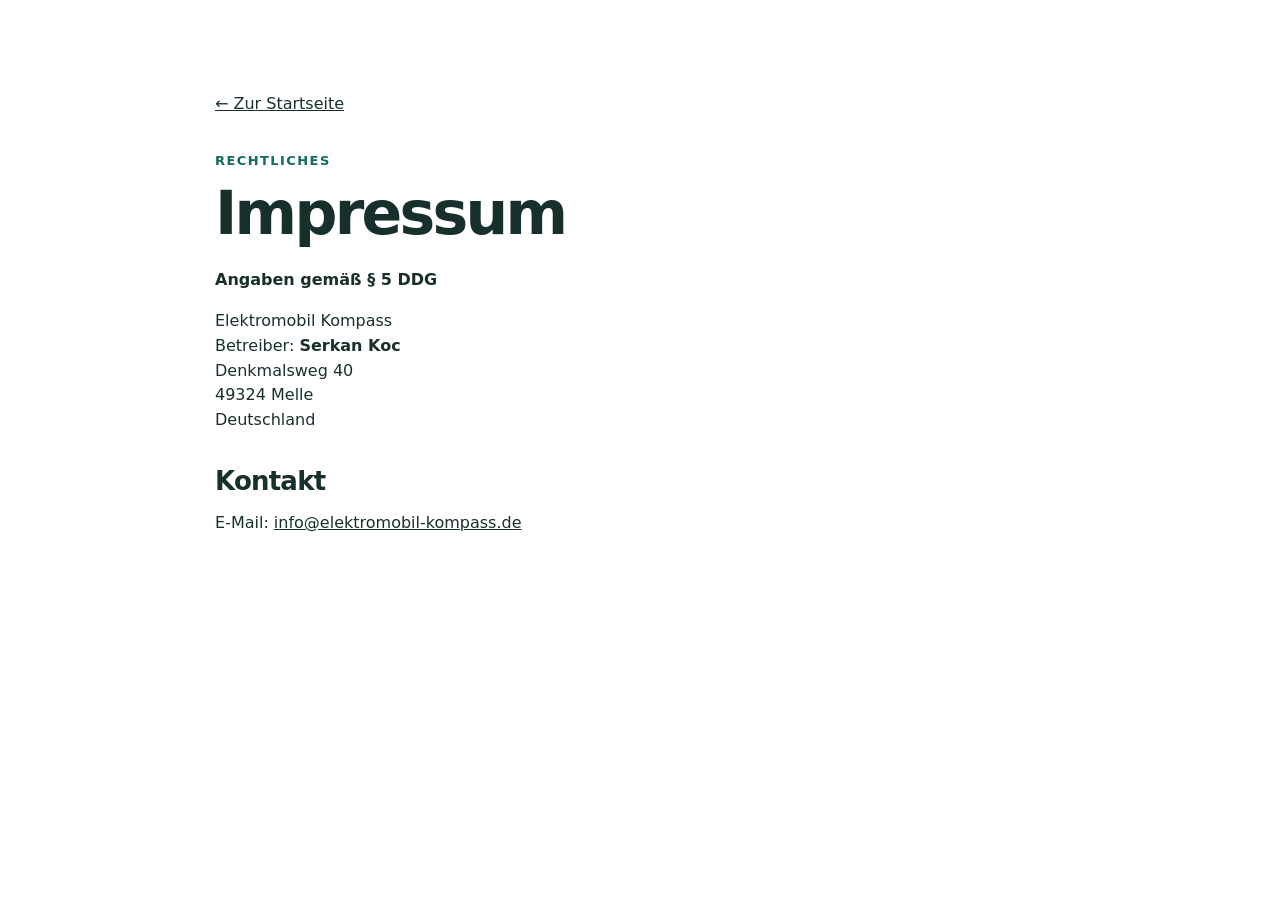
<file: impressum.html>
<!doctype html>
<html lang="de">
<head>
<meta charset="utf-8"><meta name="viewport" content="width=device-width,initial-scale=1">
<title>Impressum | Elektromobil Kompass</title><meta name="robots" content="noindex,follow"><link rel="stylesheet" href="style.css"><link rel="icon" href="favicon-32.png" sizes="32x32" type="image/png"><link rel="apple-touch-icon" href="apple-touch-icon.png">
</head><body><main class="section"><div class="wrap legal-page">
<a href="index.html">← Zur Startseite</a>
<div class="eyebrow" style="margin-top:34px">Rechtliches</div><h1>Impressum</h1>
<p><strong>Angaben gemäß § 5 DDG</strong></p>
<p>Elektromobil Kompass<br>Betreiber: <strong>Serkan Koc</strong><br>
Denkmalsweg 40<br>49324 Melle<br>Deutschland</p>
<h2>Kontakt</h2><p>E-Mail: <a href="mailto:info@elektromobil-kompass.de">info@elektromobil-kompass.de</a></p>
</div></main></body></html>
</file>
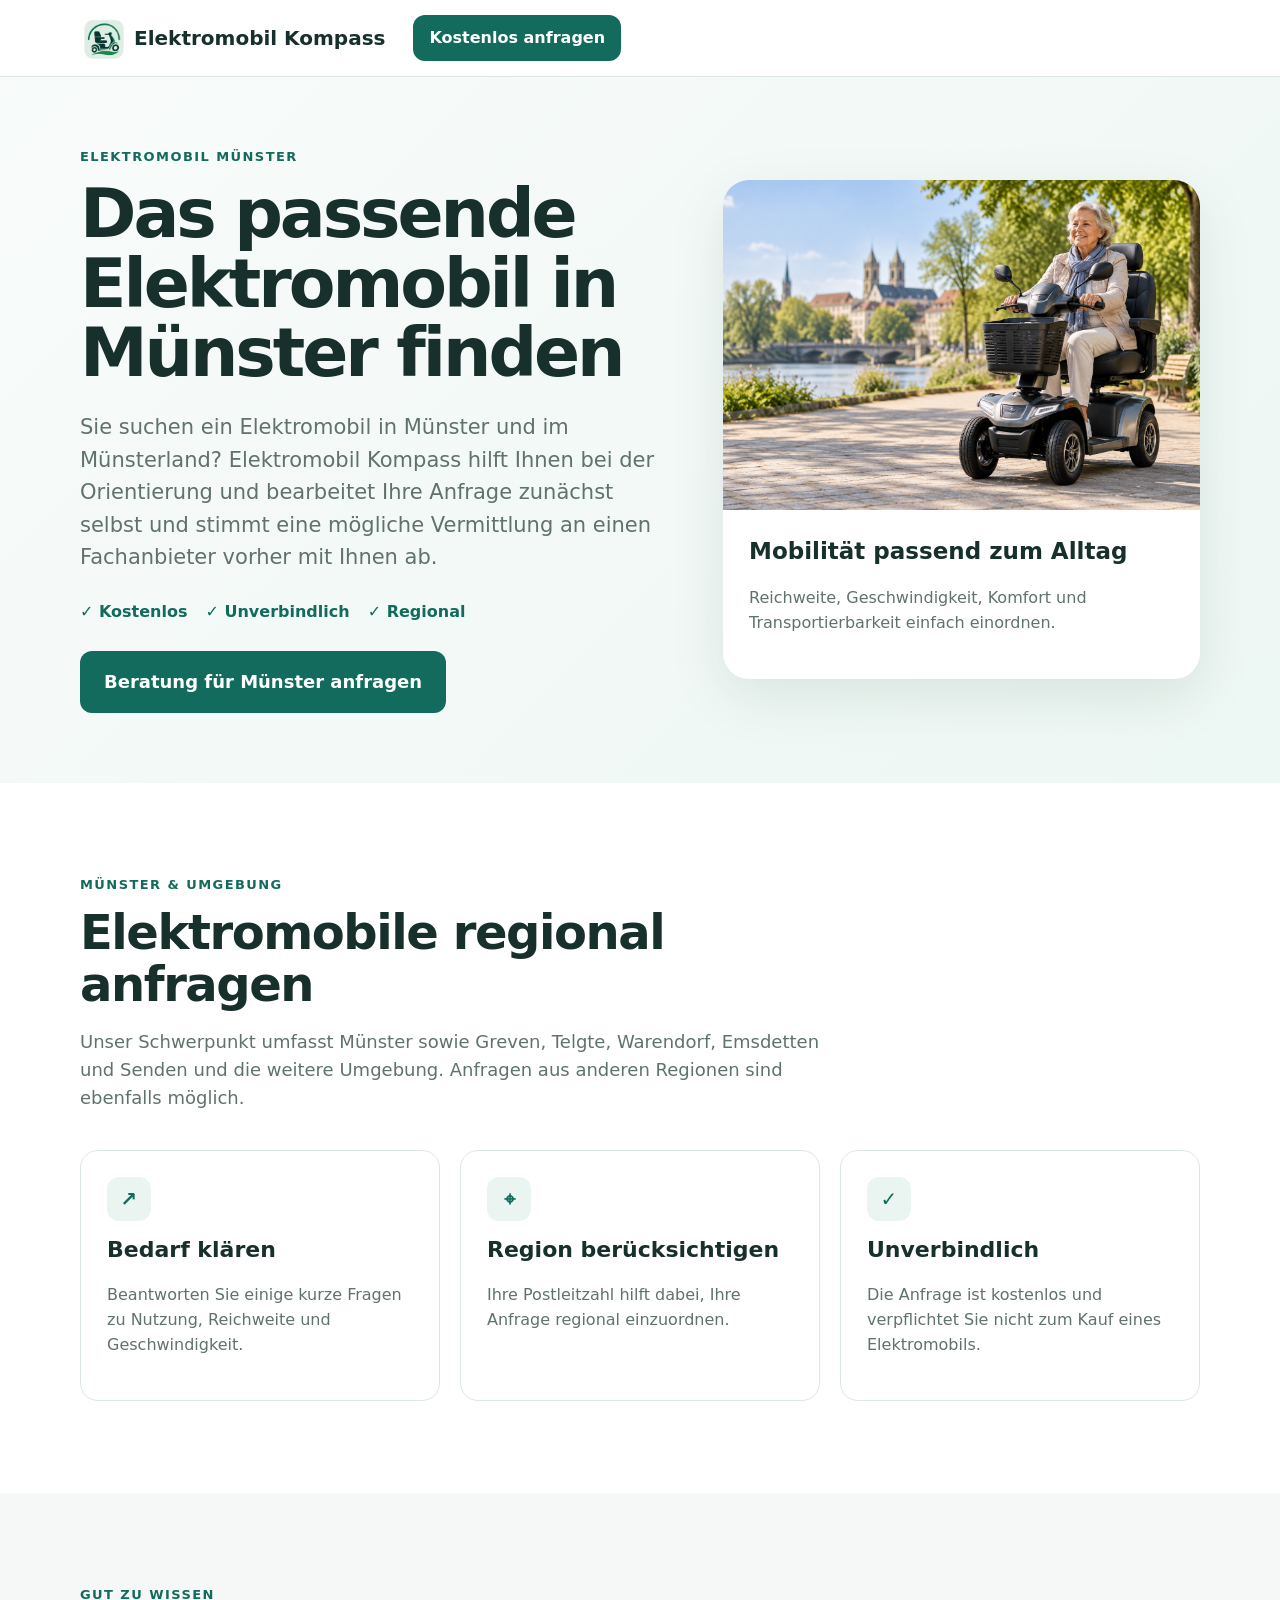
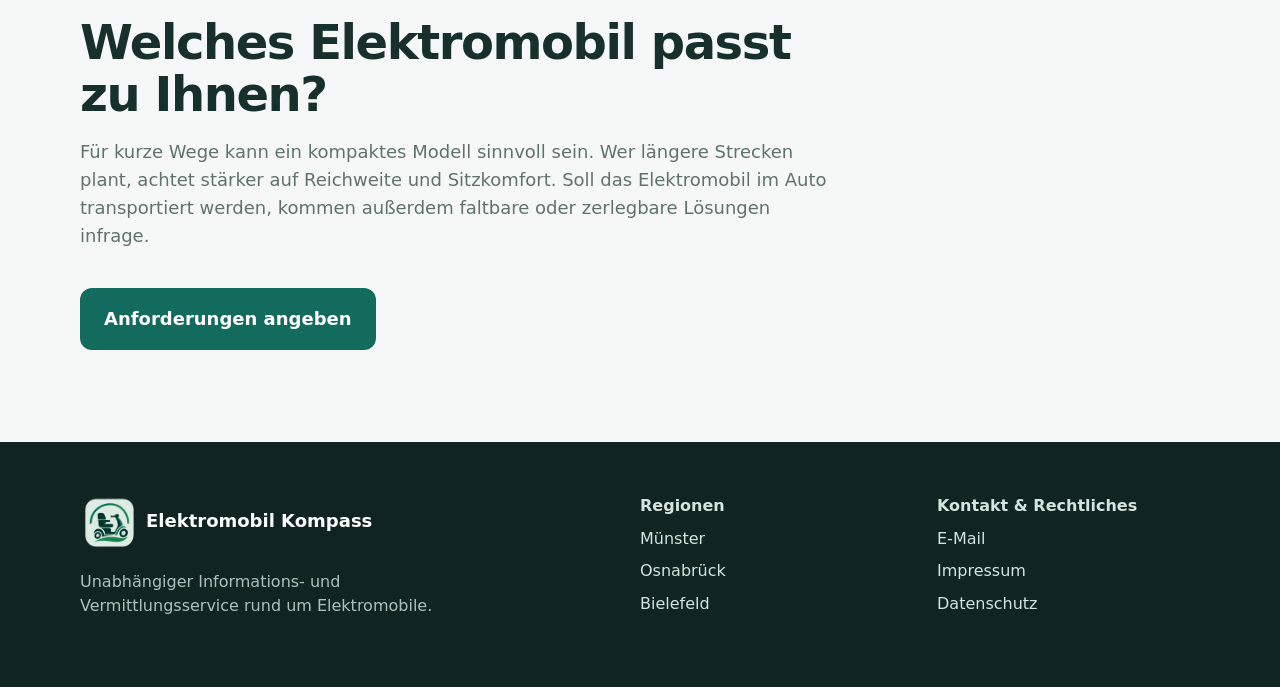
<file: muenster.html>
<!doctype html>
<html lang="de"><head>
<meta charset="utf-8"><meta name="viewport" content="width=device-width,initial-scale=1">
<title>Elektromobil Münster | Elektromobil Kompass</title>
<meta name="description" content="Elektromobil-Beratung in Münster und im Münsterland anfragen.">
<link rel="stylesheet" href="style.css">
<link rel="canonical" href="https://elektromobil-kompass.de/muenster.html">
<link rel="icon" href="favicon-32.png" sizes="32x32" type="image/png">
  <link rel="apple-touch-icon" href="apple-touch-icon.png">
<meta property="og:title" content="Elektromobil Münster | Elektromobil Kompass">
<meta property="og:image" content="https://elektromobil-kompass.de/elektromobil-kompass-hero.png">
</head><body>
<header class="topbar"><div class="wrap nav">
<a class="brand" href="index.html"><img class="brand-logo" src="logo-elektromobil-kompass.png" alt="" aria-hidden="true"><span>Elektromobil Kompass</span></a>
<a class="btn btn-small" href="index.html#anfrage">Kostenlos anfragen</a>
</div></header>
<main>
<section class="hero region-hero"><div class="wrap hero-grid">
<div><div class="eyebrow">Elektromobil Münster</div>
<h1>Das passende Elektromobil in Münster finden</h1>
<p class="lead">Sie suchen ein Elektromobil in Münster und im Münsterland? Elektromobil Kompass hilft Ihnen bei der Orientierung und bearbeitet Ihre Anfrage zunächst selbst und stimmt eine mögliche Vermittlung an einen Fachanbieter vorher mit Ihnen ab.</p>
<div class="trust-row"><span>✓ Kostenlos</span><span>✓ Unverbindlich</span><span>✓ Regional</span></div>
<a class="btn btn-large" href="index.html#anfrage">Beratung für Münster anfragen</a>
</div>
<div class="hero-card"><img class="hero-photo" src="elektromobil-kompass-hero.png" alt="Modernes Elektromobil im Alltag"><div class="hero-card-content"><strong>Mobilität passend zum Alltag</strong><p>Reichweite, Geschwindigkeit, Komfort und Transportierbarkeit einfach einordnen.</p></div></div>
</div></section>
<section class="section"><div class="wrap"><div class="section-head">
<div class="eyebrow">Münster & Umgebung</div><h2>Elektromobile regional anfragen</h2>
<p>Unser Schwerpunkt umfasst Münster sowie Greven, Telgte, Warendorf, Emsdetten und Senden und die weitere Umgebung. Anfragen aus anderen Regionen sind ebenfalls möglich.</p>
</div><div class="cards three">
<article class="card"><span class="icon">↗</span><h3>Bedarf klären</h3><p>Beantworten Sie einige kurze Fragen zu Nutzung, Reichweite und Geschwindigkeit.</p></article>
<article class="card"><span class="icon">⌖</span><h3>Region berücksichtigen</h3><p>Ihre Postleitzahl hilft dabei, Ihre Anfrage regional einzuordnen.</p></article>
<article class="card"><span class="icon">✓</span><h3>Unverbindlich</h3><p>Die Anfrage ist kostenlos und verpflichtet Sie nicht zum Kauf eines Elektromobils.</p></article>
</div></div></section>
<section class="section alt"><div class="wrap"><div class="section-head">
<div class="eyebrow">Gut zu wissen</div><h2>Welches Elektromobil passt zu Ihnen?</h2>
<p>Für kurze Wege kann ein kompaktes Modell sinnvoll sein. Wer längere Strecken plant, achtet stärker auf Reichweite und Sitzkomfort. Soll das Elektromobil im Auto transportiert werden, kommen außerdem faltbare oder zerlegbare Lösungen infrage.</p>
</div><a class="btn btn-large" href="index.html#anfrage">Anforderungen angeben</a></div></section>
</main>
<footer><div class="wrap footer-grid"><div class="footer-brand"><a class="footer-brand-link" href="index.html" aria-label="Elektromobil Kompass Startseite"><img class="footer-logo" src="logo-elektromobil-kompass.png" alt=""><strong>Elektromobil Kompass</strong></a><p>Unabhängiger Informations- und Vermittlungsservice rund um Elektromobile.</p></div><div><strong>Regionen</strong><a href="muenster.html">Münster</a><a href="osnabrueck.html">Osnabrück</a><a href="bielefeld.html">Bielefeld</a></div><div><strong>Kontakt & Rechtliches</strong><a href="mailto:info@elektromobil-kompass.de">E-Mail</a><a href="impressum.html">Impressum</a><a href="datenschutz.html">Datenschutz</a></div></div></footer>
</body></html>
</file>
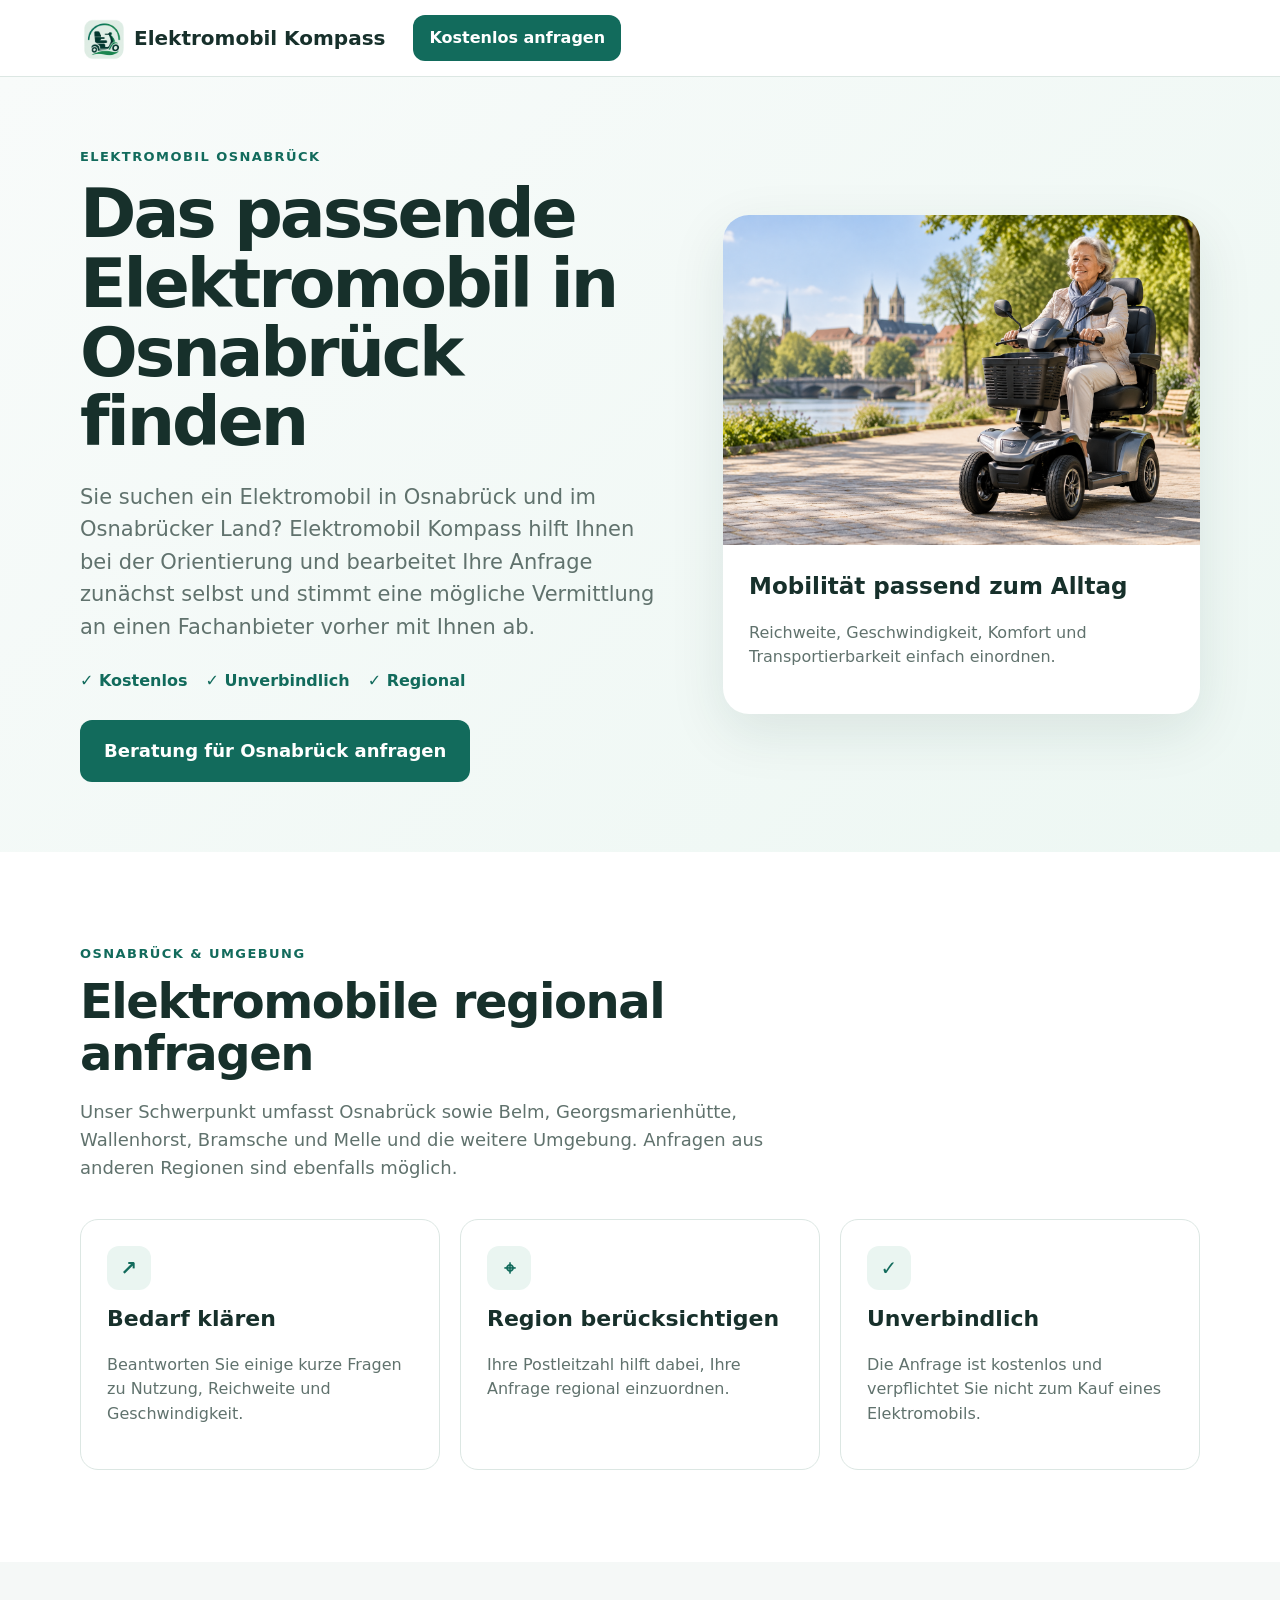
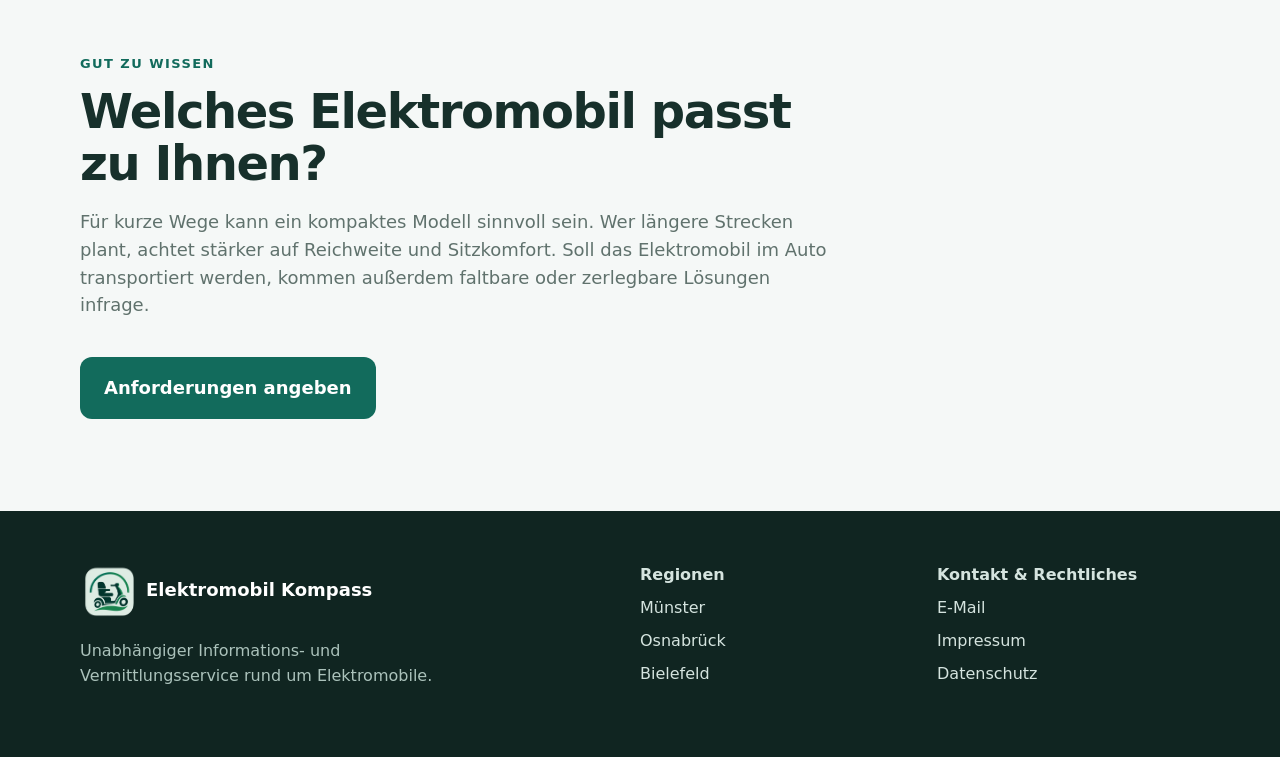
<file: osnabrueck.html>
<!doctype html>
<html lang="de"><head>
<meta charset="utf-8"><meta name="viewport" content="width=device-width,initial-scale=1">
<title>Elektromobil Osnabrück | Elektromobil Kompass</title>
<meta name="description" content="Elektromobil-Beratung in Osnabrück und Umgebung anfragen.">
<link rel="stylesheet" href="style.css">
<link rel="canonical" href="https://elektromobil-kompass.de/osnabrueck.html">
<link rel="icon" href="favicon-32.png" sizes="32x32" type="image/png">
  <link rel="apple-touch-icon" href="apple-touch-icon.png">
<meta property="og:title" content="Elektromobil Osnabrück | Elektromobil Kompass">
<meta property="og:image" content="https://elektromobil-kompass.de/elektromobil-kompass-hero.png">
</head><body>
<header class="topbar"><div class="wrap nav">
<a class="brand" href="index.html"><img class="brand-logo" src="logo-elektromobil-kompass.png" alt="" aria-hidden="true"><span>Elektromobil Kompass</span></a>
<a class="btn btn-small" href="index.html#anfrage">Kostenlos anfragen</a>
</div></header>
<main>
<section class="hero region-hero"><div class="wrap hero-grid">
<div><div class="eyebrow">Elektromobil Osnabrück</div>
<h1>Das passende Elektromobil in Osnabrück finden</h1>
<p class="lead">Sie suchen ein Elektromobil in Osnabrück und im Osnabrücker Land? Elektromobil Kompass hilft Ihnen bei der Orientierung und bearbeitet Ihre Anfrage zunächst selbst und stimmt eine mögliche Vermittlung an einen Fachanbieter vorher mit Ihnen ab.</p>
<div class="trust-row"><span>✓ Kostenlos</span><span>✓ Unverbindlich</span><span>✓ Regional</span></div>
<a class="btn btn-large" href="index.html#anfrage">Beratung für Osnabrück anfragen</a>
</div>
<div class="hero-card"><img class="hero-photo" src="elektromobil-kompass-hero.png" alt="Modernes Elektromobil im Alltag"><div class="hero-card-content"><strong>Mobilität passend zum Alltag</strong><p>Reichweite, Geschwindigkeit, Komfort und Transportierbarkeit einfach einordnen.</p></div></div>
</div></section>
<section class="section"><div class="wrap"><div class="section-head">
<div class="eyebrow">Osnabrück & Umgebung</div><h2>Elektromobile regional anfragen</h2>
<p>Unser Schwerpunkt umfasst Osnabrück sowie Belm, Georgsmarienhütte, Wallenhorst, Bramsche und Melle und die weitere Umgebung. Anfragen aus anderen Regionen sind ebenfalls möglich.</p>
</div><div class="cards three">
<article class="card"><span class="icon">↗</span><h3>Bedarf klären</h3><p>Beantworten Sie einige kurze Fragen zu Nutzung, Reichweite und Geschwindigkeit.</p></article>
<article class="card"><span class="icon">⌖</span><h3>Region berücksichtigen</h3><p>Ihre Postleitzahl hilft dabei, Ihre Anfrage regional einzuordnen.</p></article>
<article class="card"><span class="icon">✓</span><h3>Unverbindlich</h3><p>Die Anfrage ist kostenlos und verpflichtet Sie nicht zum Kauf eines Elektromobils.</p></article>
</div></div></section>
<section class="section alt"><div class="wrap"><div class="section-head">
<div class="eyebrow">Gut zu wissen</div><h2>Welches Elektromobil passt zu Ihnen?</h2>
<p>Für kurze Wege kann ein kompaktes Modell sinnvoll sein. Wer längere Strecken plant, achtet stärker auf Reichweite und Sitzkomfort. Soll das Elektromobil im Auto transportiert werden, kommen außerdem faltbare oder zerlegbare Lösungen infrage.</p>
</div><a class="btn btn-large" href="index.html#anfrage">Anforderungen angeben</a></div></section>
</main>
<footer><div class="wrap footer-grid"><div class="footer-brand"><a class="footer-brand-link" href="index.html" aria-label="Elektromobil Kompass Startseite"><img class="footer-logo" src="logo-elektromobil-kompass.png" alt=""><strong>Elektromobil Kompass</strong></a><p>Unabhängiger Informations- und Vermittlungsservice rund um Elektromobile.</p></div><div><strong>Regionen</strong><a href="muenster.html">Münster</a><a href="osnabrueck.html">Osnabrück</a><a href="bielefeld.html">Bielefeld</a></div><div><strong>Kontakt & Rechtliches</strong><a href="mailto:info@elektromobil-kompass.de">E-Mail</a><a href="impressum.html">Impressum</a><a href="datenschutz.html">Datenschutz</a></div></div></footer>
</body></html>
</file>
<file: style.css>
:root{
  --ink:#17302b;--muted:#60726d;--brand:#126b5c;--brand2:#eaf5f1;--paper:#ffffff;
  --soft:#f5f8f7;--line:#dce7e3;--accent:#f2b84b;--radius:18px;--shadow:0 18px 55px rgba(22,57,49,.10)
}
*{box-sizing:border-box}html{scroll-behavior:smooth}body{margin:0;font-family:Inter,ui-sans-serif,system-ui,-apple-system,BlinkMacSystemFont,"Segoe UI",sans-serif;color:var(--ink);background:var(--paper);line-height:1.55}
a{color:inherit}.wrap{width:min(1120px,calc(100% - 36px));margin:auto}.topbar{position:sticky;top:0;z-index:50;background:rgba(255,255,255,.94);backdrop-filter:blur(12px);border-bottom:1px solid var(--line)}
.nav{height:76px;display:flex;align-items:center;gap:28px}.brand{display:flex;align-items:center;gap:10px;text-decoration:none;font-weight:800;font-size:20px}.brand-mark{width:38px;height:38px;border-radius:12px;background:var(--brand);color:white;display:grid;place-items:center}
nav{display:flex;gap:26px;margin-left:auto}nav a{text-decoration:none;color:var(--muted);font-weight:650}.btn{border:0;border-radius:12px;background:var(--brand);color:#fff;padding:14px 20px;font-weight:800;text-decoration:none;display:inline-flex;align-items:center;justify-content:center;cursor:pointer;font-size:16px}.btn:hover{filter:brightness(.94)}
.btn-small{padding:11px 16px}.btn-large{padding:17px 24px;font-size:18px}.btn-white{background:white;color:var(--brand)}.btn-ghost{background:transparent;color:var(--brand);border:1px solid var(--line)}
.hero{padding:82px 0 70px;background:linear-gradient(135deg,#f8fbfa 0%,#edf7f3 100%)}.hero-grid{display:grid;grid-template-columns:1.1fr .9fr;gap:60px;align-items:center}.eyebrow{text-transform:uppercase;letter-spacing:.11em;font-size:13px;font-weight:900;color:var(--brand);margin-bottom:12px}.eyebrow.light{color:#d8f2eb}
h1{font-size:clamp(42px,6vw,68px);line-height:1.02;letter-spacing:-.045em;margin:0 0 24px;max-width:800px}h2{font-size:clamp(32px,4vw,48px);line-height:1.08;letter-spacing:-.03em;margin:0 0 14px}h3{font-size:22px;margin:12px 0 9px}.lead{font-size:21px;color:var(--muted);max-width:680px}.trust-row{display:flex;flex-wrap:wrap;gap:18px;margin:26px 0;color:var(--brand);font-weight:800}.micro{color:var(--muted);font-size:14px}
.hero-card{background:white;border-radius:26px;box-shadow:var(--shadow);overflow:hidden}.scooter-visual{height:270px;position:relative;background:linear-gradient(#cfe9e3 0 63%,#dde9e5 63%);overflow:hidden}.sun{position:absolute;width:70px;height:70px;border-radius:50%;background:#f5c96b;right:34px;top:28px}.road{position:absolute;height:80px;background:#b9c8c4;bottom:0;left:-10%;right:-10%;transform:skewY(-3deg)}.scooter{position:absolute;width:150px;height:82px;border-radius:34px 44px 22px 22px;background:var(--brand);color:white;font-size:38px;display:grid;place-items:center;left:50%;bottom:49px;transform:translateX(-50%);box-shadow:0 12px 0 -3px rgba(0,0,0,.08)}.scooter:before,.scooter:after{content:"";position:absolute;width:34px;height:34px;border:9px solid #294840;background:#f3f6f5;border-radius:50%;bottom:-20px}.scooter:before{left:14px}.scooter:after{right:14px}.hero-card-content{padding:24px 26px 28px}.hero-card-content strong{font-size:23px}.hero-card-content p{color:var(--muted)}
.proof{border-top:1px solid var(--line);border-bottom:1px solid var(--line)}.stats{display:grid;grid-template-columns:repeat(3,1fr);padding:26px 0}.stats div{text-align:center;border-right:1px solid var(--line)}.stats div:last-child{border-right:0}.stats strong{display:block;font-size:30px}.stats span{color:var(--muted)}
.section{padding:92px 0}.section.alt{background:var(--soft)}.section-head{max-width:760px;margin-bottom:38px}.section-head p{font-size:18px;color:var(--muted)}.cards{display:grid;gap:20px}.cards.four{grid-template-columns:repeat(4,1fr)}.cards.three{grid-template-columns:repeat(3,1fr)}.card,.region-card{background:white;border:1px solid var(--line);border-radius:var(--radius);padding:26px}.card .icon{width:44px;height:44px;background:var(--brand2);color:var(--brand);display:grid;place-items:center;border-radius:12px;font-size:20px;font-weight:900}.card p,.region-card p{color:var(--muted)}.region-card{box-shadow:0 7px 22px rgba(22,57,49,.04)}.region-card .pin{font-size:26px}.region-card a{color:var(--brand);font-weight:850;text-decoration:none}
.funnel-wrap{display:grid;grid-template-columns:.8fr 1.2fr;gap:48px;align-items:start}.funnel-copy{position:sticky;top:120px}.funnel-copy p{font-size:18px;color:var(--muted)}.mini-benefits{display:grid;gap:10px;margin-top:26px;font-weight:800;color:var(--brand)}
.funnel{background:white;border:1px solid var(--line);border-radius:24px;box-shadow:var(--shadow);padding:30px}.progress{height:8px;background:#e9efed;border-radius:99px;overflow:hidden}.progress div{height:100%;width:14.28%;background:var(--brand);transition:.25s}.step-label{color:var(--muted);font-size:14px;margin:10px 0 24px}.step{display:none;border:0;padding:0;margin:0}.step.active{display:block}.step legend{font-size:27px;font-weight:850;line-height:1.2;margin-bottom:22px;width:100%}
.choice{display:block;margin:10px 0}.choice input{position:absolute;opacity:0}.choice span{display:block;padding:15px 17px;border:2px solid var(--line);border-radius:12px;font-weight:700;cursor:pointer}.choice input:checked+span{border-color:var(--brand);background:var(--brand2);color:var(--brand)}
.text-input{width:100%;padding:14px 15px;border:2px solid var(--line);border-radius:11px;font:inherit;margin:7px 0 18px;background:white}.text-input:focus{outline:0;border-color:var(--brand)}.grid2{display:grid;grid-template-columns:1fr 1fr;gap:14px}.consent{display:flex;gap:11px;align-items:flex-start;font-size:13px;color:var(--muted);margin-top:8px}.consent input{margin-top:4px}.legal-note{font-size:11px;color:#7c8b87;background:#f7f9f8;padding:10px;border-radius:8px}
.funnel-actions{display:flex;gap:10px;justify-content:space-between;margin-top:24px}.funnel-actions .btn:last-child{margin-left:auto}#submitBtn{display:none}.form-message{margin-top:14px;padding:14px;border-radius:10px;background:var(--brand2)}
.faq{display:grid;gap:12px;max-width:850px}.faq details{background:white;border:1px solid var(--line);border-radius:14px;padding:18px 20px}.faq summary{cursor:pointer;font-weight:850;font-size:18px}.faq p{color:var(--muted)}
.cta{background:var(--brand);color:white;padding:58px 0}.cta-inner{display:flex;align-items:center;justify-content:space-between;gap:28px}.cta h2{max-width:700px;margin-bottom:0}
footer{padding:52px 0;background:#102521;color:#d5e4df}.footer-grid{display:grid;grid-template-columns:2fr 1fr 1fr;gap:34px}.footer-grid a{display:block;color:#d5e4df;text-decoration:none;margin-top:8px}.footer-grid p{color:#abc2bb;max-width:420px}
@media(max-width:900px){nav{display:none}.hero-grid,.funnel-wrap{grid-template-columns:1fr}.hero{padding-top:52px}.funnel-copy{position:static}.cards.four{grid-template-columns:1fr 1fr}.cards.three{grid-template-columns:1fr}.hero-card{max-width:620px}.cta-inner{align-items:flex-start;flex-direction:column}}
@media(max-width:620px){.nav .btn-small{display:none}.cards.four,.stats,.footer-grid,.grid2{grid-template-columns:1fr}.stats div{border-right:0;border-bottom:1px solid var(--line);padding:12px}.stats div:last-child{border-bottom:0}.section{padding:66px 0}.funnel{padding:22px 18px}.step legend{font-size:23px}h1{font-size:43px}.hero-grid{gap:34px}.scooter-visual{height:220px}}

.brand-mark{font-size:12px;letter-spacing:-.03em}
.service-note{background:#f3f8f6;border:1px solid var(--line);border-left:4px solid var(--brand);padding:14px 15px;border-radius:10px;margin-bottom:22px;color:var(--muted);font-size:14px}
.service-note strong{color:var(--ink)}

.hero-photo{display:block;width:100%;height:330px;object-fit:cover;object-position:center}
@media(max-width:620px){.hero-photo{height:260px}}

.about{border-top:1px solid var(--line)}
.about-grid{display:grid;grid-template-columns:.8fr 1.2fr;gap:55px;align-items:start}
.about-text{font-size:18px;color:var(--muted)}
.legal-page{max-width:850px}
.legal-page h1{font-size:clamp(42px,6vw,60px)}
.legal-page h2{font-size:26px;margin-top:34px}
.legal-warning{padding:16px 18px;background:#fff7e7;border:1px solid #ead7ad;border-radius:12px;margin:24px 0}
.region-hero{padding-top:70px}
@media(max-width:900px){.about-grid{grid-template-columns:1fr;gap:12px}}

/* Live-V2: mobile, accessibility and conversion refinements */
.field-hint{margin:-10px 0 16px;color:var(--muted);font-size:13px}
.choice input:focus-visible+span,.btn:focus-visible,.text-input:focus-visible,a:focus-visible{outline:3px solid #f2b84b;outline-offset:3px}
.form-message{font-size:16px;line-height:1.55}
.form-message a{font-weight:800;color:var(--brand)}
@media(max-width:620px){
  .nav{height:68px}
  .brand{font-size:18px}
  .brand-mark{width:36px;height:36px}
  .hero{padding:42px 0 46px}
  h1{font-size:38px;line-height:1.05}
  .lead{font-size:18px;line-height:1.55}
  .trust-row{gap:10px 16px;margin:20px 0}
  .btn-large{width:100%;padding:15px 18px}
  .hero-photo{height:235px}
  .hero-card-content{padding:20px}
  .hero-card-content strong{font-size:21px}
  .hero-card-content p{margin-bottom:0}
  .section{padding:56px 0}
  .section-head{margin-bottom:28px}
  .region-card,.card{padding:22px}
  .service-note{font-size:15px;line-height:1.5;padding:14px;margin-bottom:18px}
  .funnel{padding:20px 16px}
  .step legend{font-size:25px}
  .choice span{padding:16px 14px;font-size:17px}
  .text-input{padding:15px 14px;font-size:17px}
  .consent{font-size:14px;line-height:1.5}
  .legal-note{font-size:12px;line-height:1.45}
}

/* Brand logo */
.brand-logo{width:38px;height:38px;display:block;flex:0 0 38px;border-radius:12px}
@media(max-width:620px){.brand-logo{width:36px;height:36px;flex-basis:36px}}

/* V6 final brand integration */
.brand-logo{width:44px;height:44px;object-fit:contain;border-radius:12px;flex:0 0 44px}
.footer-brand-link{display:inline-flex!important;align-items:center;gap:12px;color:#fff!important;margin-top:0!important;font-size:18px;text-decoration:none}
.footer-logo{width:54px;height:54px;object-fit:contain;border-radius:14px;flex:0 0 54px}
.footer-brand p{margin-top:14px}
.consent input{width:20px;height:20px;flex:0 0 20px;accent-color:var(--brand)}
@media(max-width:620px){
 .brand-logo{width:40px;height:40px;flex-basis:40px}
 .footer-logo{width:50px;height:50px;flex-basis:50px}
}
</file>
